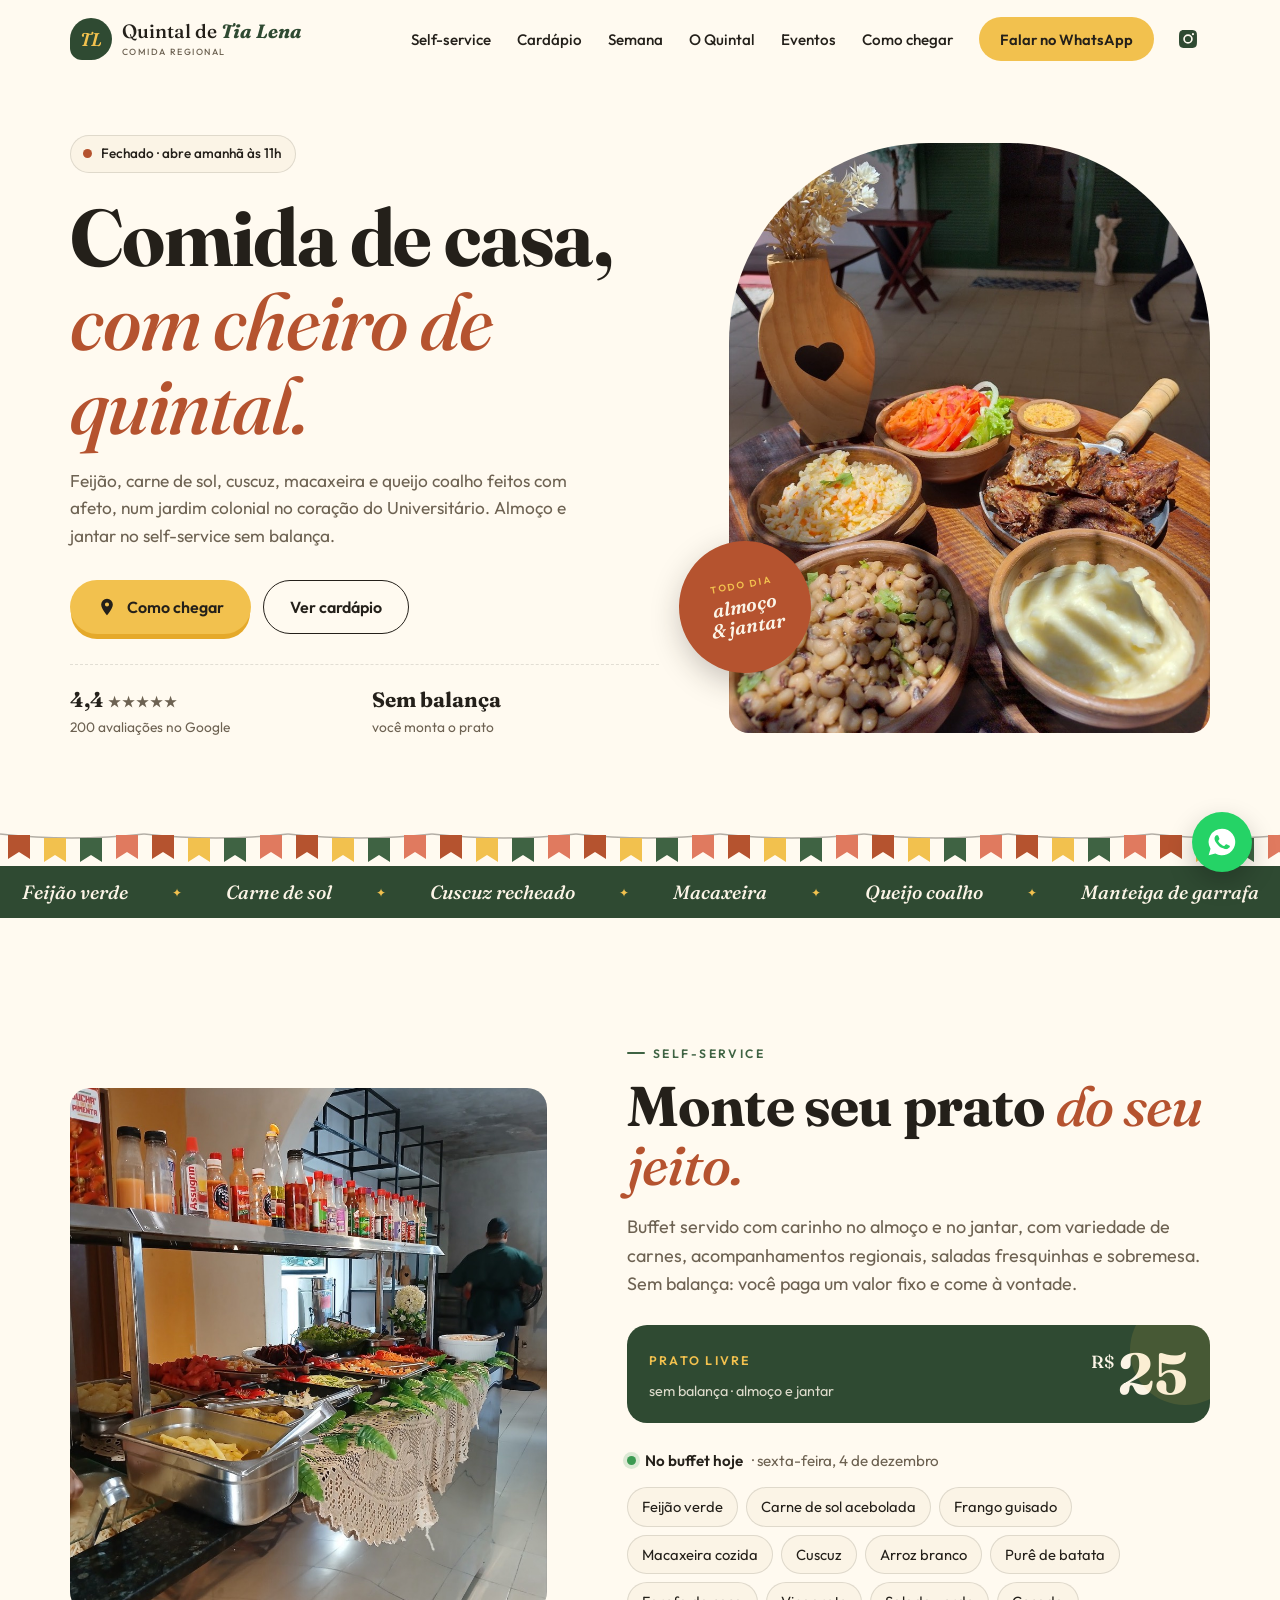
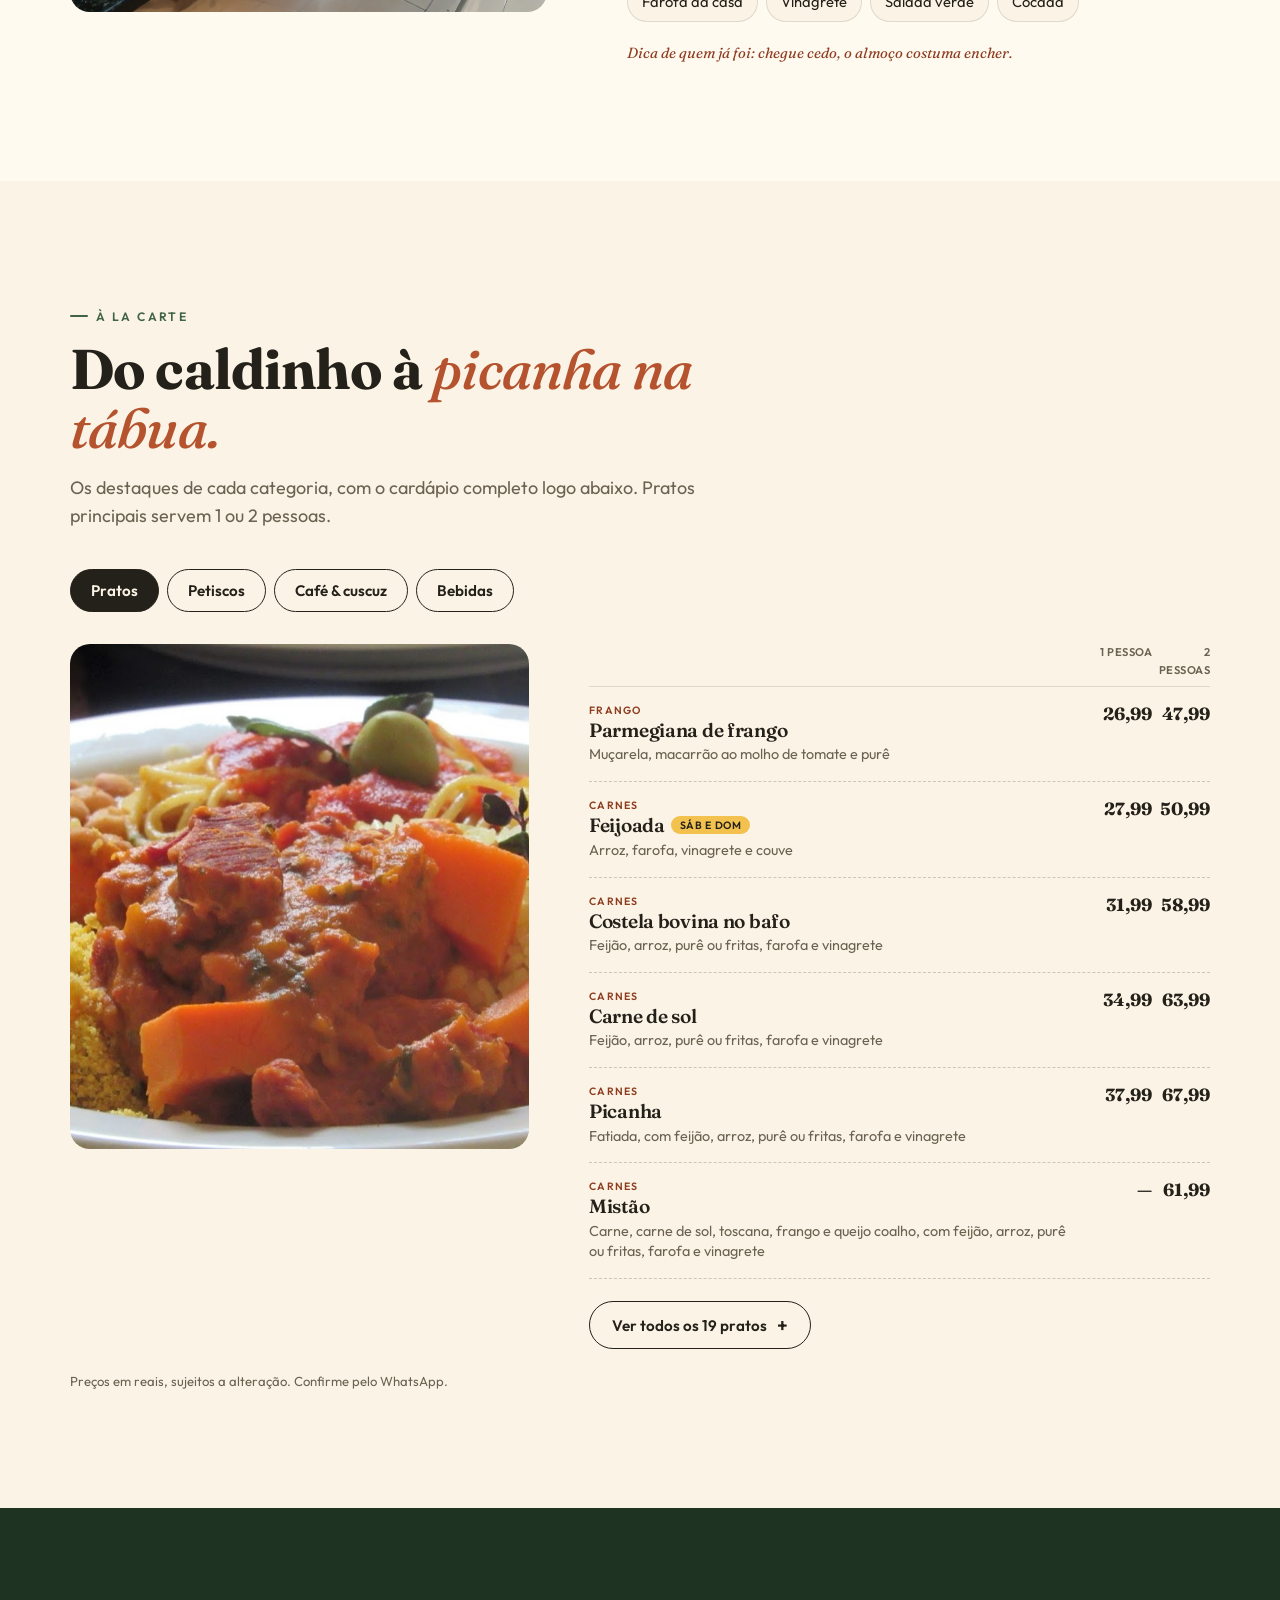
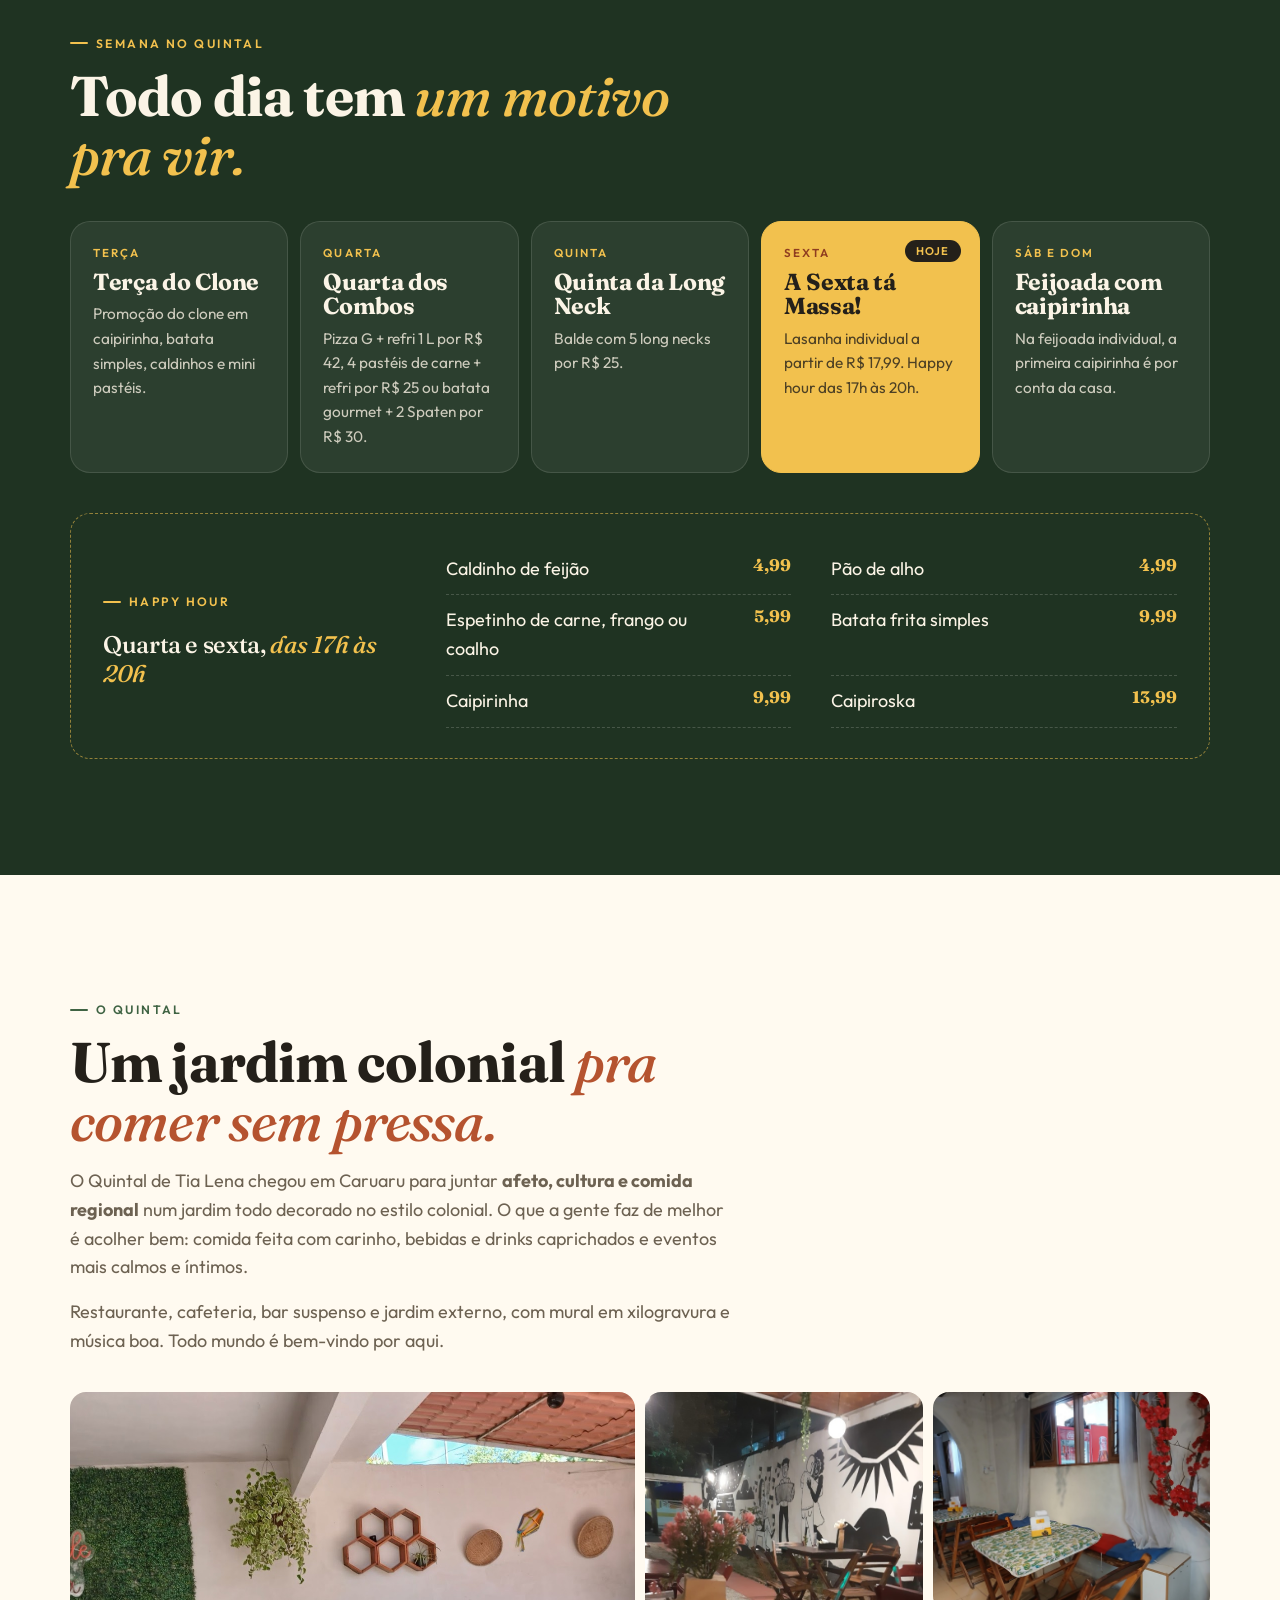
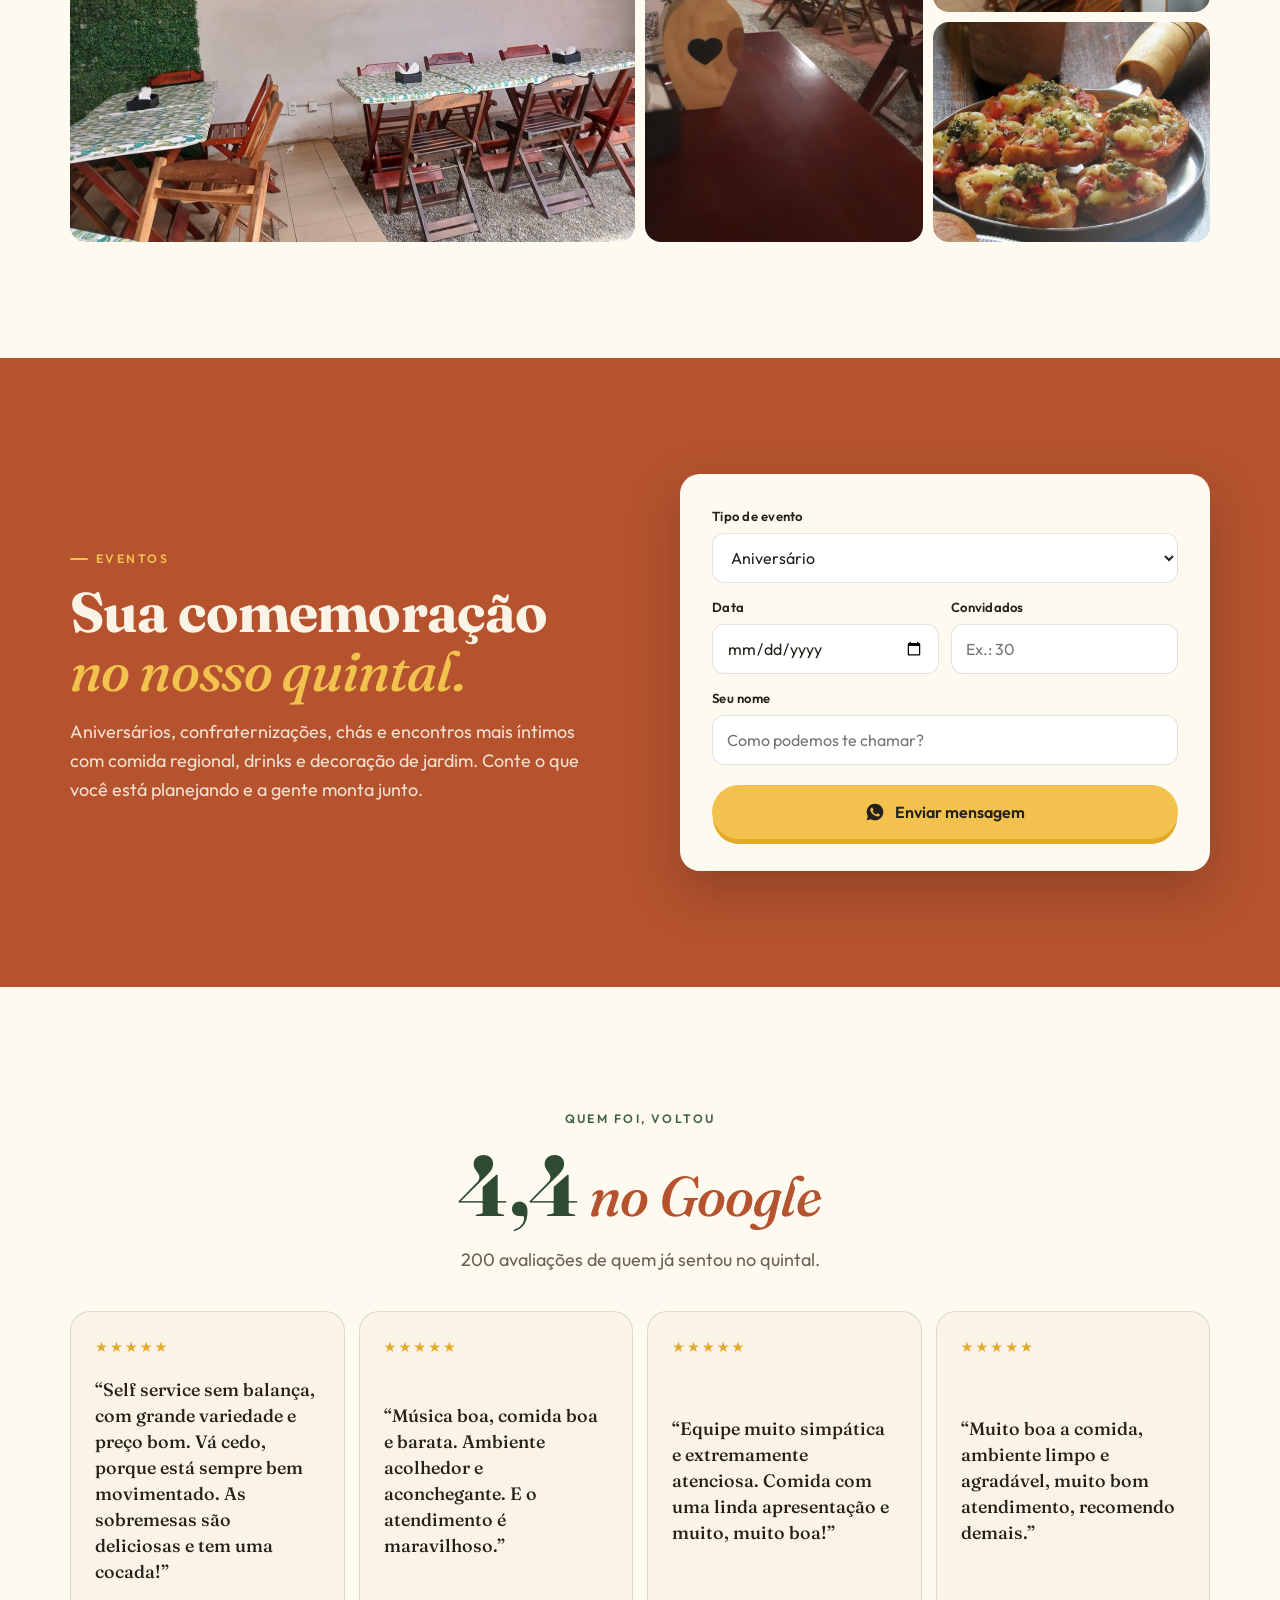
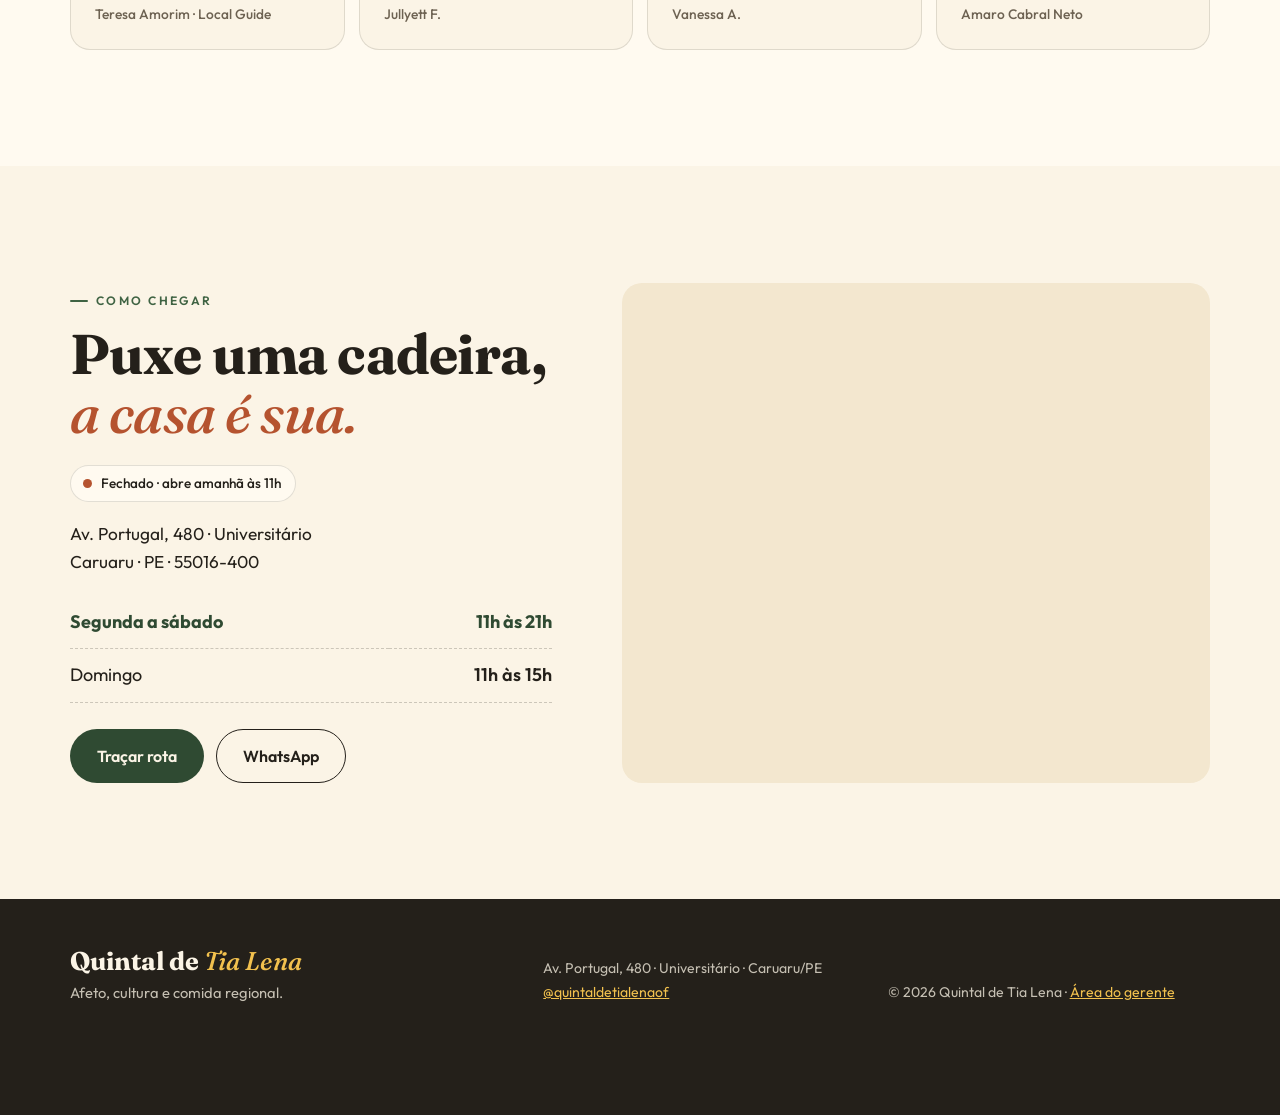
<file: index.html>
<!doctype html>
<html lang="pt-BR">
<head>
<meta charset="utf-8">
<meta name="viewport" content="width=device-width, initial-scale=1">
<title>Quintal de Tia Lena | Comida Regional em Caruaru</title>
<meta name="description" content="Quintal de Tia Lena, comida regional e caseira em Caruaru. Self-service sem balança no almoço e jantar, petiscos, drinks e espaço para eventos no Universitário. Av. Portugal, 480.">
<meta name="theme-color" content="#2f4a32">
<link rel="icon" href="data:image/svg+xml,%3Csvg xmlns='http://www.w3.org/2000/svg' viewBox='0 0 64 64'%3E%3Crect width='64' height='64' rx='14' fill='%232f4a32'/%3E%3Ctext x='32' y='44' font-family='Georgia,serif' font-size='30' font-style='italic' fill='%23f2c14e' text-anchor='middle'%3ETL%3C/text%3E%3C/svg%3E">
<link rel="preconnect" href="https://fonts.googleapis.com">
<link rel="preconnect" href="https://fonts.gstatic.com" crossorigin>
<link href="https://fonts.googleapis.com/css2?family=Fraunces:ital,opsz,wght@0,9..144,500;0,9..144,700;1,9..144,500;1,9..144,600&family=Outfit:wght@300;400;500;600&display=swap" rel="stylesheet">
<link rel="stylesheet" href="css/styles.css?v=8">
<script src="js/store.js?v=8" defer></script>
<script src="js/main.js?v=8" defer></script>
</head>
<body>

<div class="aviso" id="aviso" hidden><div class="wrap"><span class="aviso-ico" aria-hidden="true">!</span><p id="avisoTxt"></p></div></div>

<header class="topbar" id="topbar">
  <div class="wrap nav">
    <a href="#" class="logo" aria-label="Quintal de Tia Lena, início">
      <span class="logo-mark" aria-hidden="true">TL</span>
      <span class="logo-text">Quintal de <strong>Tia Lena</strong><small>comida regional</small></span>
    </a>
    <div class="nav-end">
      <a class="ig-link" href="https://www.instagram.com/quintaldetialenaof/" target="_blank" rel="noopener" aria-label="Instagram do Quintal de Tia Lena">
        <svg viewBox="0 0 24 24" aria-hidden="true"><path d="M12 2.2c3.2 0 3.6 0 4.8.1 1.2.1 1.8.2 2.2.4.6.2 1 .5 1.4.9.4.4.7.8.9 1.4.2.4.4 1.1.4 2.2.1 1.3.1 1.6.1 4.8s0 3.6-.1 4.8c-.1 1.2-.2 1.8-.4 2.2-.2.6-.5 1-.9 1.4-.4.4-.8.7-1.4.9-.4.2-1.1.4-2.2.4-1.3.1-1.6.1-4.8.1s-3.6 0-4.8-.1c-1.2-.1-1.8-.2-2.2-.4-.6-.2-1-.5-1.4-.9-.4-.4-.7-.8-.9-1.4-.2-.4-.4-1.1-.4-2.2C2.2 15.6 2.2 15.2 2.2 12s0-3.6.1-4.8c.1-1.2.2-1.8.4-2.2.2-.6.5-1 .9-1.4.4-.4.8-.7 1.4-.9.4-.2 1.1-.4 2.2-.4 1.2-.1 1.6-.1 4.8-.1Zm0 4.6a5.2 5.2 0 1 0 0 10.4 5.2 5.2 0 0 0 0-10.4Zm0 8.6a3.4 3.4 0 1 1 0-6.8 3.4 3.4 0 0 1 0 6.8Zm5.4-9.9a1.2 1.2 0 1 0 0 2.4 1.2 1.2 0 0 0 0-2.4Z"/></svg>
      </a>
      <button class="menu-btn" id="menuBtn" aria-expanded="false" aria-controls="menu" aria-label="Abrir menu"><span></span><span></span></button>
      <nav class="menu" id="menu" aria-label="Principal">
        <ul>
          <li><a href="#self-service">Self-service</a></li>
          <li><a href="#cardapio">Cardápio</a></li>
          <li><a href="#semana">Semana</a></li>
          <li><a href="#quintal">O Quintal</a></li>
          <li><a href="#eventos">Eventos</a></li>
          <li><a href="#visite">Como chegar</a></li>
        </ul>
        <a class="btn btn-sun" data-wa="Olá, Tia Lena! Vim pelo site e queria uma informação." href="#" target="_blank" rel="noopener">Falar no WhatsApp</a>
      </nav>
    </div>
  </div>
</header>

<main>
  <!-- HERO -->
  <section class="hero">
    <div class="wrap hero-grid">
      <div class="hero-copy">
        <p class="status" id="statusHero"><span class="dot"></span><span class="status-txt">Av. Portugal, 480 · Universitário</span></p>
        <h1>Comida de casa, <em>com cheiro de quintal.</em></h1>
        <p class="lead">Feijão, carne de sol, cuscuz, macaxeira e queijo coalho feitos com afeto, num jardim colonial no coração do Universitário. Almoço e jantar no self-service sem balança.</p>
        <div class="hero-ctas">
          <a class="btn btn-sun" href="#visite">
            <svg class="ico" viewBox="0 0 24 24" aria-hidden="true"><path d="M12 2a7 7 0 0 0-7 7c0 5.2 7 13 7 13s7-7.8 7-13a7 7 0 0 0-7-7Zm0 9.5A2.5 2.5 0 1 1 12 6.5a2.5 2.5 0 0 1 0 5Z"/></svg>
            Como chegar
          </a>
          <a class="btn btn-line" href="#cardapio">Ver cardápio</a>
        </div>
        <ul class="hero-proof">
          <li><strong>4,4 <span class="stars" aria-hidden="true">★★★★★</span></strong><span>200 avaliações no Google</span></li>
          <li><strong>Sem balança</strong><span>você monta o prato</span></li>
        </ul>
      </div>
      <figure class="hero-media">
        <img src="img/mesa-regional.jpg" alt="Mesa com cumbucas de feijão verde, purê, arroz, vinagrete e carne assada em tábua de madeira" width="901" height="1200" fetchpriority="high">
        <figcaption class="sticker"><span>todo dia</span>almoço<br>&amp; jantar</figcaption>
      </figure>
    </div>
  </section>

  <!-- Bandeirinhas + faixa de ingredientes -->
  <div class="flags" aria-hidden="true"></div>
  <div class="ticker" aria-hidden="true">
    <div class="ticker-track">
      <span>Feijão verde</span><span>Carne de sol</span><span>Cuscuz recheado</span><span>Macaxeira</span><span>Queijo coalho</span><span>Manteiga de garrafa</span><span>Caldinho</span><span>Feijoada de domingo</span><span>Cocada</span>
      <span>Feijão verde</span><span>Carne de sol</span><span>Cuscuz recheado</span><span>Macaxeira</span><span>Queijo coalho</span><span>Manteiga de garrafa</span><span>Caldinho</span><span>Feijoada de domingo</span><span>Cocada</span>
    </div>
  </div>

  <!-- SELF-SERVICE -->
  <section class="section" id="self-service">
    <div class="wrap ss-grid">
      <figure class="ss-media">
        <img src="img/buffet.jpg" alt="Buffet do self-service com cubas de comida caseira e toalha de crochê" width="900" height="1200" loading="lazy">
      </figure>
      <div class="ss-copy">
        <p class="eyebrow">Self-service</p>
        <h2>Monte seu prato <em>do seu jeito.</em></h2>
        <p class="muted">Buffet servido com carinho no almoço e no jantar, com variedade de carnes, acompanhamentos regionais, saladas fresquinhas e sobremesa. Sem balança: você paga um valor fixo e come à vontade.</p>
        <div class="price-card">
          <span class="price-label">Prato livre</span>
          <span class="price"><small>R$</small><span id="preco">25</span></span>
          <span class="price-note">sem balança · almoço e jantar</span>
        </div>
        <div class="today">
          <p class="today-head"><span class="today-dot" aria-hidden="true"></span>No buffet hoje <span class="today-date" id="hojeData"></span></p>
          <ul class="chips" id="buffetHoje"></ul>
        </div>
        <p class="tip">Dica de quem já foi: chegue cedo, o almoço costuma encher.</p>
      </div>
    </div>
  </section>

  <!-- CARDÁPIO -->
  <section class="section section-cream" id="cardapio">
    <div class="wrap">
      <header class="sec-head">
        <p class="eyebrow">À la carte</p>
        <h2>Do caldinho à <em>picanha na tábua.</em></h2>
        <p class="muted">Os destaques de cada categoria, com o cardápio completo logo abaixo. Pratos principais servem 1 ou 2 pessoas.</p>
      </header>

      <div class="tabs" role="tablist" aria-label="Categorias do cardápio">
        <button role="tab" aria-selected="true" aria-controls="tab-pratos" id="t-pratos" class="tab">Pratos</button>
        <button role="tab" aria-selected="false" aria-controls="tab-petiscos" id="t-petiscos" class="tab" tabindex="-1">Petiscos</button>
        <button role="tab" aria-selected="false" aria-controls="tab-brunch" id="t-brunch" class="tab" tabindex="-1">Café &amp; cuscuz</button>
        <button role="tab" aria-selected="false" aria-controls="tab-drinks" id="t-drinks" class="tab" tabindex="-1">Bebidas</button>
      </div>

      <div class="menu-wrap">
        <figure class="menu-photo" id="menuPhoto">
          <img src="img/prato-feito.jpg" alt="Prato com feijão, arroz, farofa, purê e carne ao molho" width="1200" height="675" loading="lazy">
        </figure>

        <div class="panel" role="tabpanel" id="tab-pratos" aria-labelledby="t-pratos" data-img="img/prato-feito.jpg" data-alt="Prato com feijão, arroz, farofa, purê e carne ao molho">
        </div>

        <div class="panel" role="tabpanel" id="tab-petiscos" aria-labelledby="t-petiscos" data-img="img/petiscos.jpg" data-alt="Tábua de espetinhos com vinagrete, farofa e molho ao lado de macaxeira frita com creme e bacon" hidden>
        </div>

        <div class="panel" role="tabpanel" id="tab-brunch" aria-labelledby="t-brunch" data-img="img/croissant.jpg" data-alt="Croissant recheado servido em prato de louça azul" hidden>
        </div>

        <div class="panel" role="tabpanel" id="tab-drinks" aria-labelledby="t-drinks" data-img="img/mural-noite.jpg" data-alt="Varanda à noite com mesas de madeira e mural em estilo xilogravura" hidden>
        </div>
      </div>
      <p class="fine">Preços em reais, sujeitos a alteração. Confirme pelo WhatsApp.</p>
    </div>
  </section>

  <!-- SEMANA -->
  <section class="section section-green" id="semana">
    <div class="wrap">
      <header class="sec-head">
        <p class="eyebrow eyebrow-sun">Semana no Quintal</p>
        <h2>Todo dia tem <em>um motivo pra vir.</em></h2>
      </header>
      <ol class="week" id="week"></ol>

      <div class="hh">
        <div class="hh-head">
          <p class="eyebrow eyebrow-sun">Happy hour</p>
          <h3>Quarta e sexta, <em>das 17h às 20h</em></h3>
        </div>
        <ul class="hh-list">
          <li><span>Caldinho de feijão</span><b>4,99</b></li>
          <li><span>Pão de alho</span><b>4,99</b></li>
          <li><span>Espetinho de carne, frango ou coalho</span><b>5,99</b></li>
          <li><span>Batata frita simples</span><b>9,99</b></li>
          <li><span>Caipirinha</span><b>9,99</b></li>
          <li><span>Caipiroska</span><b>13,99</b></li>
        </ul>
      </div>
    </div>
  </section>

  <!-- O QUINTAL -->
  <section class="section" id="quintal">
    <div class="wrap">
      <header class="sec-head">
        <p class="eyebrow">O Quintal</p>
        <h2>Um jardim colonial <em>pra comer sem pressa.</em></h2>
        <p class="muted">O Quintal de Tia Lena chegou em Caruaru para juntar <strong>afeto, cultura e comida regional</strong> num jardim todo decorado no estilo colonial. O que a gente faz de melhor é acolher bem: comida feita com carinho, bebidas e drinks caprichados e eventos mais calmos e íntimos.</p>
        <p class="muted">Restaurante, cafeteria, bar suspenso e jardim externo, com mural em xilogravura e música boa. Todo mundo é bem-vindo por aqui.</p>
      </header>
      <div class="gallery">
        <figure class="g-a"><img src="img/jardim.jpg" alt="Varanda com parede de folhagem, mesas com toalhas estampadas e cadeiras de madeira" width="1200" height="900" loading="lazy"></figure>
        <figure class="g-b"><img src="img/mural-noite.jpg" alt="Varanda à noite com mural preto e branco de sanfoneiros e mandacaru" width="675" height="1200" loading="lazy"></figure>
        <figure class="g-c"><img src="img/salao.jpg" alt="Salão interno com arcos brancos, flores vermelhas e mesas de madeira" width="1200" height="900" loading="lazy"></figure>
        <figure class="g-d"><img src="img/brusquetas.jpg" alt="Brusquetas com tomate, queijo gratinado e pesto em travessa" width="1200" height="788" loading="lazy"></figure>
        <figure class="g-e"><img src="img/cartola.jpg" alt="Sobremesa com calda de chocolate e cereja" width="1200" height="675" loading="lazy"></figure>
      </div>
    </div>
  </section>

  <!-- EVENTOS -->
  <section class="section section-clay" id="eventos">
    <div class="wrap ev-grid">
      <div>
        <p class="eyebrow eyebrow-sun">Eventos</p>
        <h2>Sua comemoração <em>no nosso quintal.</em></h2>
        <p class="ev-lead">Aniversários, confraternizações, chás e encontros mais íntimos com comida regional, drinks e decoração de jardim. Conte o que você está planejando e a gente monta junto.</p>
      </div>
      <form class="ev-form" id="evForm" novalidate>
        <label>Tipo de evento
          <select name="tipo">
            <option>Aniversário</option>
            <option>Confraternização</option>
            <option>Chá de bebê / revelação</option>
            <option>Encontro de família</option>
            <option>Outro</option>
          </select>
        </label>
        <div class="row2">
          <label>Data
            <input type="date" name="data">
          </label>
          <label>Convidados
            <input type="number" name="pessoas" min="1" inputmode="numeric" placeholder="Ex.: 30">
          </label>
        </div>
        <label>Seu nome
          <input type="text" name="nome" autocomplete="name" placeholder="Como podemos te chamar?">
        </label>
        <button class="btn btn-sun" type="submit">
          <svg class="ico" viewBox="0 0 24 24" aria-hidden="true"><path d="M12 2a10 10 0 0 0-8.6 15.1L2 22l5-1.3A10 10 0 1 0 12 2Zm5.3 14.1c-.2.6-1.3 1.2-1.8 1.2-.5.1-1 .1-3.3-.8-2.8-1.1-4.5-4-4.7-4.2-.1-.2-1.1-1.5-1.1-2.8s.7-2 1-2.3c.2-.3.5-.3.7-.3h.5c.2 0 .4 0 .6.5l.8 2c.1.2.1.3 0 .5l-.3.5-.4.4c-.1.1-.3.3-.1.6.2.3.8 1.3 1.7 2.1 1.2 1 2.1 1.3 2.4 1.5.3.1.5.1.6-.1l.9-1.1c.2-.3.4-.2.6-.1l1.9.9c.3.1.5.2.5.3.1.2.1.7-.1 1.2Z"/></svg>
          Enviar mensagem
        </button>
      </form>
    </div>
  </section>

  <!-- AVALIAÇÕES -->
  <section class="section" id="avaliacoes">
    <div class="wrap">
      <header class="sec-head center">
        <p class="eyebrow">Quem foi, voltou</p>
        <h2><span class="big-score">4,4</span> <em>no Google</em></h2>
        <p class="muted">200 avaliações de quem já sentou no quintal.</p>
      </header>
      <div class="reviews">
        <blockquote><p>“Self service sem balança, com grande variedade e preço bom. Vá cedo, porque está sempre bem movimentado. As sobremesas são deliciosas e tem uma cocada!”</p><cite>Teresa Amorim · Local Guide</cite></blockquote>
        <blockquote><p>“Música boa, comida boa e barata. Ambiente acolhedor e aconchegante. E o atendimento é maravilhoso.”</p><cite>Jullyett F.</cite></blockquote>
        <blockquote><p>“Equipe muito simpática e extremamente atenciosa. Comida com uma linda apresentação e muito, muito boa!”</p><cite>Vanessa A.</cite></blockquote>
        <blockquote><p>“Muito boa a comida, ambiente limpo e agradável, muito bom atendimento, recomendo demais.”</p><cite>Amaro Cabral Neto</cite></blockquote>
      </div>
    </div>
  </section>

  <!-- VISITE -->
  <section class="section section-cream" id="visite">
    <div class="wrap visit-grid">
      <div class="visit-info">
        <p class="eyebrow">Como chegar</p>
        <h2>Puxe uma cadeira, <em>a casa é sua.</em></h2>
        <p class="status status-dark" id="statusVisit"><span class="dot"></span><span class="status-txt">Confira os horários</span></p>
        <address>Av. Portugal, 480 · Universitário<br>Caruaru · PE · 55016-400</address>
        <table class="hours" id="hours">
          <tr data-days="1,2,3,4,5,6"><th>Segunda a sábado</th><td>11h às 21h</td></tr>
          <tr data-days="0"><th>Domingo</th><td>11h às 15h</td></tr>
        </table>
        <div class="visit-ctas">
          <a class="btn btn-green" href="https://www.google.com/maps/dir/?api=1&destination=Quintal+de+Tia+Lena+-+Comida+Regional&destination_place_id=ChIJdznDdjiLqQcRtbH6gX1NOOU" target="_blank" rel="noopener">Traçar rota</a>
          <a class="btn btn-line" data-wa="Olá, Tia Lena! Vim pelo site e queria uma informação." href="#" target="_blank" rel="noopener">WhatsApp</a>
        </div>
      </div>
      <div class="map">
        <iframe title="Mapa do Quintal de Tia Lena" src="https://www.google.com/maps?q=Quintal+de+Tia+Lena+-+Comida+Regional,+Av.+Portugal,+480+-+Universit%C3%A1rio,+Caruaru+-+PE&output=embed" loading="lazy" referrerpolicy="no-referrer-when-downgrade"></iframe>
      </div>
    </div>
  </section>
</main>

<footer class="footer">
  <div class="wrap foot">
    <div>
      <p class="foot-logo">Quintal de <em>Tia Lena</em></p>
      <p class="foot-tag">Afeto, cultura e comida regional.</p>
    </div>
    <p class="foot-small">Av. Portugal, 480 · Universitário · Caruaru/PE<br>
      <a href="https://www.instagram.com/quintaldetialenaof/" target="_blank" rel="noopener">@quintaldetialenaof</a></p>
    <p class="foot-small">© <span id="year">2026</span> Quintal de Tia Lena · <a href="gerente/">Área do gerente</a></p>
  </div>
</footer>

<a class="wa-float" data-wa="Olá, Tia Lena! Vim pelo site e queria uma informação." href="#" target="_blank" rel="noopener" aria-label="Falar no WhatsApp">
  <svg viewBox="0 0 24 24" aria-hidden="true"><path d="M12 2a10 10 0 0 0-8.6 15.1L2 22l5-1.3A10 10 0 1 0 12 2Zm5.3 14.1c-.2.6-1.3 1.2-1.8 1.2-.5.1-1 .1-3.3-.8-2.8-1.1-4.5-4-4.7-4.2-.1-.2-1.1-1.5-1.1-2.8s.7-2 1-2.3c.2-.3.5-.3.7-.3h.5c.2 0 .4 0 .6.5l.8 2c.1.2.1.3 0 .5l-.3.5-.4.4c-.1.1-.3.3-.1.6.2.3.8 1.3 1.7 2.1 1.2 1 2.1 1.3 2.4 1.5.3.1.5.1.6-.1l.9-1.1c.2-.3.4-.2.6-.1l1.9.9c.3.1.5.2.5.3.1.2.1.7-.1 1.2Z"/></svg>
</a>

</body>
</html>
</file>
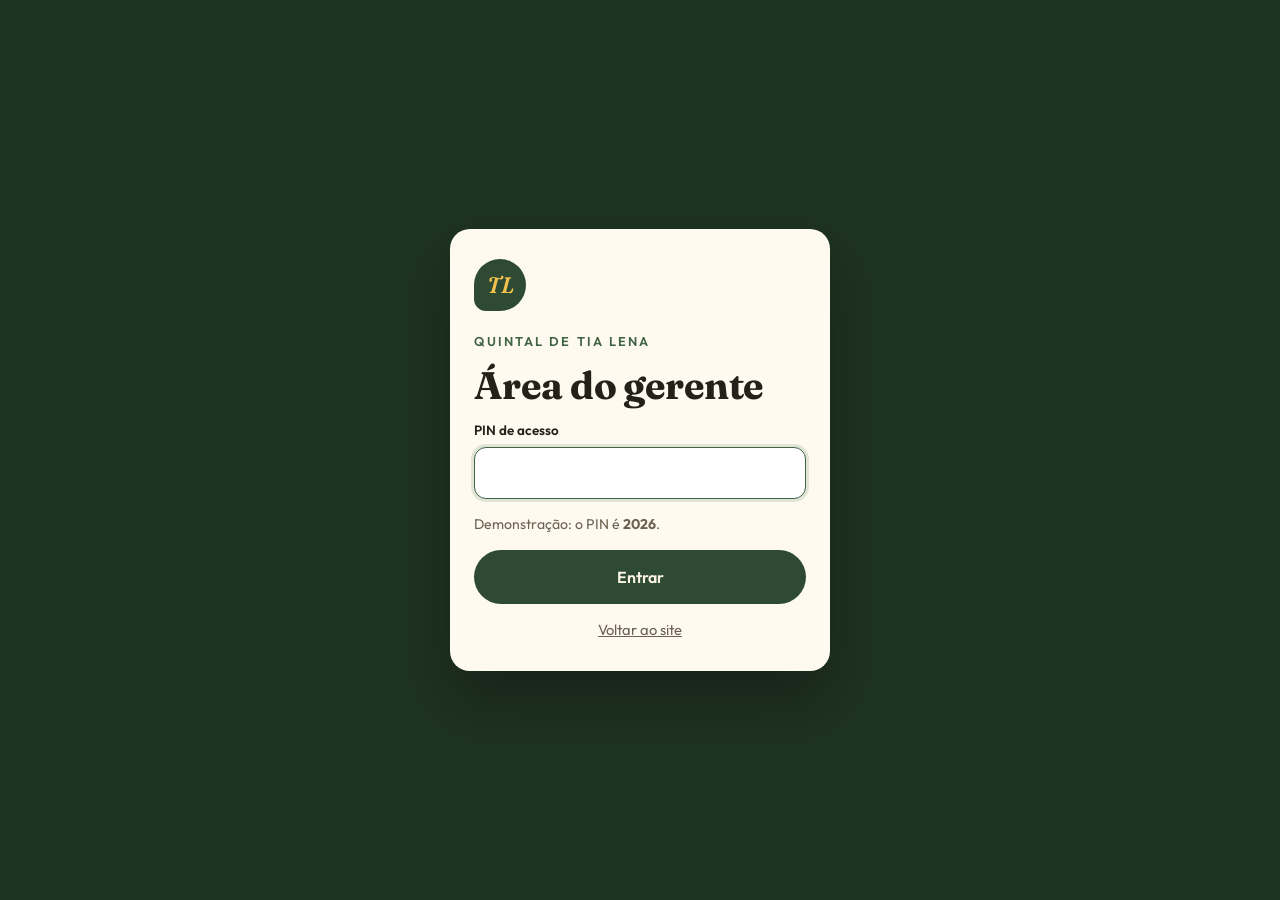
<file: gerente/index.html>
<!doctype html>
<html lang="pt-BR">
<head>
<meta charset="utf-8">
<meta name="viewport" content="width=device-width, initial-scale=1, viewport-fit=cover">
<title>Área do gerente | Quintal de Tia Lena</title>
<meta name="robots" content="noindex">
<meta name="theme-color" content="#1f3322">
<link rel="icon" href="data:image/svg+xml,%3Csvg xmlns='http://www.w3.org/2000/svg' viewBox='0 0 64 64'%3E%3Crect width='64' height='64' rx='14' fill='%232f4a32'/%3E%3Ctext x='32' y='44' font-family='Georgia,serif' font-size='30' font-style='italic' fill='%23f2c14e' text-anchor='middle'%3ETL%3C/text%3E%3C/svg%3E">
<link rel="preconnect" href="https://fonts.googleapis.com">
<link rel="preconnect" href="https://fonts.gstatic.com" crossorigin>
<link href="https://fonts.googleapis.com/css2?family=Fraunces:ital,opsz,wght@0,9..144,500;0,9..144,700;1,9..144,500;1,9..144,600&family=Outfit:wght@300;400;500;600&display=swap" rel="stylesheet">
<link rel="stylesheet" href="../css/styles.css?v=8">
<link rel="stylesheet" href="css/painel.css?v=8">
<script src="../js/store.js?v=8" defer></script>
<script src="js/painel.js?v=8" defer></script>
</head>
<body class="painel">

<!-- Entrada com PIN -->
<main class="login" id="login">
  <form class="login-card" id="loginForm" novalidate>
    <span class="logo-mark" aria-hidden="true">TL</span>
    <p class="login-brand">Quintal de Tia Lena</p>
    <h1>Área do gerente</h1>
    <label class="field">PIN de acesso
      <input id="pin" type="password" inputmode="numeric" autocomplete="current-password" maxlength="8" required>
    </label>
    <p class="help">Demonstração: o PIN é <b>2026</b>.</p>
    <p class="error" id="pinErro" role="alert" hidden></p>
    <button class="btn btn-green" type="submit">Entrar</button>
    <a class="back" href="../">Voltar ao site</a>
  </form>
</main>

<!-- Painel -->
<div class="app" id="app" hidden>
  <header class="app-top">
    <p class="app-brand">Quintal de <em>Tia Lena</em></p>
    <div class="app-actions">
      <a class="mini-btn" href="../" target="_blank" rel="noopener">Ver site</a>
      <button class="mini-btn" type="button" id="sair">Sair</button>
    </div>
  </header>

  <main class="app-main">
    <!-- HOJE -->
    <section class="view" id="v-hoje" aria-labelledby="h-hoje">
      <header class="view-head">
        <h1 id="h-hoje"><span id="saudacao">Bom dia</span>, Tia Lena!</h1>
        <p class="view-sub" id="dataHoje"></p>
      </header>

      <div class="stats">
        <button class="stat" type="button" data-go="hoje" id="statStatus"><span class="stat-dot"></span><b id="sStatus">—</b><span id="sStatusSub">situação no site</span></button>
        <button class="stat" type="button" data-go="buffet"><b id="sPratos">0</b><span>pratos no buffet hoje</span></button>
        <button class="stat" type="button" data-go="eventos"><b id="sNovos">0</b><span>pedidos de evento novos</span></button>
        <button class="stat" type="button" data-go="buffet"><b>R$ <span id="sPreco">25</span></b><span>prato livre</span></button>
      </div>

      <article class="card">
        <h2>Funcionamento hoje</h2>
        <p class="card-sub">Fechou por algum motivo? Avise aqui e o site já mostra "Fechado hoje".</p>
        <div class="seg" role="radiogroup" aria-label="Funcionamento hoje">
          <button type="button" role="radio" data-status="auto" aria-checked="true">Seguir horário</button>
          <button type="button" role="radio" data-status="fechado" aria-checked="false">Fechado hoje</button>
        </div>
      </article>

      <article class="card">
        <h2>Aviso no topo do site</h2>
        <p class="card-sub">Ex.: "Hoje tem feijoada no buffet!" ou "Amanhã abrimos só no almoço".</p>
        <textarea id="aviso" rows="3" maxlength="140" placeholder="Escreva um aviso curto…"></textarea>
        <div class="row-end">
          <span class="count" id="avisoCount">0/140</span>
          <button class="btn-s ghost" type="button" id="avisoLimpar">Tirar aviso</button>
          <button class="btn-s solid" type="button" id="avisoSalvar">Publicar</button>
        </div>
      </article>

      <article class="card">
        <div class="card-row">
          <h2>Últimos pedidos de evento</h2>
          <button class="link-btn" type="button" data-go="eventos">Ver todos →</button>
        </div>
        <ol class="ev-list compact" id="evResumo"></ol>
      </article>
    </section>

    <!-- BUFFET -->
    <section class="view" id="v-buffet" aria-labelledby="h-buffet" hidden>
      <header class="view-head">
        <h1 id="h-buffet">Buffet do dia</h1>
        <p class="view-sub">Marque o que está no self-service hoje. A lista aparece no site na hora.</p>
      </header>

      <article class="card price-edit">
        <h2>Preço do prato livre</h2>
        <div class="stepper">
          <button type="button" id="precoMenos" aria-label="Diminuir R$ 1">−</button>
          <label class="stepper-val">R$ <input id="preco" type="number" min="1" step="0.5" inputmode="decimal" aria-label="Preço em reais"></label>
          <button type="button" id="precoMais" aria-label="Aumentar R$ 1">+</button>
        </div>
      </article>

      <article class="card">
        <div class="card-row">
          <h2>Pratos <span class="pill" id="buffetCount">0</span></h2>
          <button class="link-btn" type="button" id="copiar">Copiar p/ WhatsApp</button>
        </div>
        <ul class="dishes" id="dishes"></ul>
        <form class="add" id="addForm">
          <input id="addNome" type="text" placeholder="Adicionar prato (ex.: Galinha de capoeira)" maxlength="40" autocomplete="off" aria-label="Nome do prato">
          <button class="btn-s solid" type="submit">Adicionar</button>
        </form>
      </article>
    </section>

    <!-- CARDÁPIO -->
    <section class="view" id="v-cardapio" aria-labelledby="h-cardapio" hidden>
      <header class="view-head">
        <h1 id="h-cardapio">Cardápio</h1>
        <p class="view-sub">Mude preços, marque o que acabou e escolha com a ★ os destaques que aparecem primeiro no site.</p>
      </header>

      <div class="filters" role="tablist" aria-label="Categoria do cardápio" id="catFiltros">
        <button type="button" role="tab" aria-selected="true" data-cat="pratos">Pratos <span></span></button>
        <button type="button" role="tab" aria-selected="false" data-cat="petiscos">Petiscos <span></span></button>
        <button type="button" role="tab" aria-selected="false" data-cat="brunch">Café &amp; cuscuz <span></span></button>
        <button type="button" role="tab" aria-selected="false" data-cat="drinks">Bebidas <span></span></button>
      </div>
      <p class="cat-resumo" id="catResumo"></p>
      <div class="cat-secoes" id="catSecoes"></div>
    </section>

    <!-- EVENTOS -->
    <section class="view" id="v-eventos" aria-labelledby="h-eventos" hidden>
      <header class="view-head view-head-row">
        <div>
          <h1 id="h-eventos">Eventos</h1>
          <p class="view-sub">Pedidos de orçamento do site e os que chegaram por telefone.</p>
        </div>
        <button class="btn-s solid" type="button" id="novoEvento">+ Novo pedido</button>
      </header>

      <div class="filters" role="tablist" aria-label="Filtrar pedidos" id="filtros">
        <button type="button" role="tab" aria-selected="true" data-f="todos">Todos <span></span></button>
        <button type="button" role="tab" aria-selected="false" data-f="novo">Novos <span></span></button>
        <button type="button" role="tab" aria-selected="false" data-f="orcado">Orçados <span></span></button>
        <button type="button" role="tab" aria-selected="false" data-f="fechado">Fechados <span></span></button>
      </div>
      <p class="empty" id="evVazio" hidden>Nenhum pedido aqui.</p>
      <ol class="ev-list" id="evLista"></ol>
    </section>

    <!-- PROMOÇÕES -->
    <section class="view" id="v-promos" aria-labelledby="h-promos" hidden>
      <header class="view-head">
        <h1 id="h-promos">Promoções da semana</h1>
        <p class="view-sub">Mude o texto de cada dia. O site destaca automaticamente a promoção de hoje.</p>
      </header>
      <form id="promoForm" class="promo-form"></form>
    </section>

    <p class="reset"><button class="link-btn" type="button" id="resetar">Restaurar dados de exemplo</button></p>
  </main>

  <nav class="tabbar" aria-label="Seções do painel">
    <button type="button" data-view="hoje" aria-current="page">
      <svg viewBox="0 0 24 24" aria-hidden="true"><path d="M3 10.5 12 3l9 7.5V20a1 1 0 0 1-1 1h-5v-6H9v6H4a1 1 0 0 1-1-1z"/></svg>Hoje</button>
    <button type="button" data-view="buffet">
      <svg viewBox="0 0 24 24" aria-hidden="true"><path d="M3 14h18M5 14a7 7 0 0 1 14 0M12 5v2M2 18h20"/></svg>Buffet</button>
    <button type="button" data-view="cardapio">
      <svg viewBox="0 0 24 24" aria-hidden="true"><path d="M5 3h11a3 3 0 0 1 3 3v15H8a3 3 0 0 1-3-3zM5 18a3 3 0 0 1 3-3h11M9 7h6M9 11h4"/></svg>Cardápio</button>
    <button type="button" data-view="eventos">
      <svg viewBox="0 0 24 24" aria-hidden="true"><path d="M4 6h16v14H4zM4 10h16M8 3v4M16 3v4"/></svg>Eventos<span class="badge" id="tabBadge" hidden></span></button>
    <button type="button" data-view="promos">
      <svg viewBox="0 0 24 24" aria-hidden="true"><path d="M20.6 13.4 13.4 20.6a2 2 0 0 1-2.8 0L3 13V3h10l7.6 7.6a2 2 0 0 1 0 2.8zM7.5 7.5h.01"/></svg>Promoções</button>
  </nav>
</div>

<!-- Novo pedido de evento -->
<dialog class="sheet" id="sheet">
  <form id="evForm" class="sheet-form" novalidate>
    <header class="sheet-head">
      <h2>Novo pedido de evento</h2>
      <button class="x" type="button" data-fechar aria-label="Fechar">×</button>
    </header>
    <p class="card-sub">Para pedidos que chegaram por telefone ou no balcão.</p>
    <label class="field">Nome<input name="nome" type="text" required autocomplete="off"></label>
    <label class="field">Tipo
      <select name="tipo">
        <option>Aniversário</option><option>Confraternização</option><option>Chá de bebê / revelação</option><option>Encontro de família</option><option>Outro</option>
      </select>
    </label>
    <div class="row2">
      <label class="field">Data<input name="data" type="date" required></label>
      <label class="field">Convidados<input name="pessoas" type="number" min="1" inputmode="numeric" required></label>
    </div>
    <p class="error" id="evErro" role="alert" hidden></p>
    <button class="btn btn-green" type="submit">Salvar pedido</button>
  </form>
</dialog>

<!-- Item do cardápio -->
<dialog class="sheet" id="itemSheet">
  <form id="itemForm" class="sheet-form" novalidate>
    <header class="sheet-head">
      <h2 id="itemTitulo">Editar item</h2>
      <button class="x" type="button" data-fechar aria-label="Fechar">×</button>
    </header>
    <p class="card-sub" id="itemSecao"></p>
    <label class="field">Nome<input name="nome" type="text" maxlength="60" required autocomplete="off"></label>
    <label class="field">Descrição <small class="opc">opcional</small><input name="desc" type="text" maxlength="120" autocomplete="off"></label>
    <div class="row2" id="itemPrecos"></div>
    <label class="field">Etiqueta <small class="opc">opcional, ex.: sáb e dom, novo</small><input name="tag" type="text" maxlength="16" autocomplete="off"></label>
    <label class="check"><input name="destaque" type="checkbox"> Mostrar nos destaques do site</label>
    <p class="error" id="itemErro" role="alert" hidden></p>
    <button class="btn btn-green" type="submit">Salvar</button>
    <button class="link-btn danger" type="button" id="itemExcluir">Excluir este item</button>
  </form>
</dialog>

<div class="toast" id="toast" role="status" aria-live="polite"></div>

</body>
</html>
</file>
<file: css/styles.css>
/* Quintal de Tia Lena — mobile first */
:root {
  --green: #2f4a32;
  --green-2: #3f6343;
  --green-deep: #1f3322;
  --sun: #f2c14e;
  --sun-2: #e5a92a;
  --clay: #b5532f;
  --clay-deep: #8f3d20;
  --cream: #fbf4e6;
  --paper: #fffaf0;
  --sand: #f3e7cf;
  --ink: #24201a;
  --muted: #6d6252;
  --line: rgba(36, 32, 26, .13);
  --radius: 20px;
  --serif: "Fraunces", Georgia, serif;
  --sans: "Outfit", system-ui, -apple-system, sans-serif;
}

*, *::before, *::after { box-sizing: border-box; }
html { scroll-behavior: smooth; scroll-padding-top: 76px; }
body { margin: 0; font-family: var(--sans); font-weight: 400; font-size: 17px; line-height: 1.6; color: var(--ink); background: var(--paper); -webkit-font-smoothing: antialiased; overflow-x: hidden; }
img { display: block; max-width: 100%; height: auto; }
a { color: inherit; }
h1, h2, h3 { font-family: var(--serif); font-weight: 700; line-height: 1.05; margin: 0; letter-spacing: -.015em; }
h2 { font-size: clamp(2.1rem, 8.5vw, 3.5rem); }
h1 em, h2 em { font-style: italic; font-weight: 500; color: var(--clay); }
p { margin: 0; }
[hidden] { display: none !important; }

.wrap { width: 100%; max-width: 1180px; margin: 0 auto; padding: 0 20px; }
.section { padding: 76px 0; }
.section-cream { background: var(--cream); }
.eyebrow { display: inline-flex; align-items: center; gap: 8px; font-size: .76rem; letter-spacing: .2em; text-transform: uppercase; font-weight: 600; color: var(--green-2); margin-bottom: 14px; }
.eyebrow::before { content: ""; width: 18px; height: 2px; background: currentColor; border-radius: 2px; }
.eyebrow-sun { color: var(--sun); }
.muted { color: var(--muted); }
.sec-head { margin-bottom: 36px; max-width: 660px; }
.sec-head .muted { margin-top: 16px; }
.sec-head.center { text-align: center; margin-inline: auto; }
.sec-head.center .eyebrow::before { display: none; }

/* Aviso do gerente */
.aviso { background: var(--sun); color: var(--ink); font-weight: 500; font-size: .95rem; }
.aviso .wrap { display: flex; align-items: center; gap: 12px; padding-top: 10px; padding-bottom: 10px; }
.aviso-ico { flex: none; display: grid; place-items: center; width: 24px; height: 24px; border-radius: 50%; background: var(--ink); color: var(--sun); font: 700 .85rem var(--serif); }

/* Botões */
.btn { display: inline-flex; align-items: center; justify-content: center; gap: 10px; width: 100%; min-height: 54px; padding: 14px 26px; border-radius: 999px; font: 600 1rem var(--sans); text-decoration: none; border: 1.5px solid transparent; cursor: pointer; transition: transform .2s, background .2s, color .2s, border-color .2s, box-shadow .2s; }
.btn:active { transform: scale(.98); }
.btn-sun { background: var(--sun); color: var(--ink); box-shadow: 0 6px 0 -1px var(--sun-2); }
.btn-green { background: var(--green); color: var(--cream); }
.btn-line { border-color: var(--ink); color: var(--ink); background: transparent; }
.ico { width: 20px; height: 20px; fill: currentColor; flex: none; }

/* Topbar */
.topbar { position: sticky; top: 0; z-index: 50; background: rgba(255, 250, 240, .92); backdrop-filter: blur(12px); -webkit-backdrop-filter: blur(12px); border-bottom: 1px solid transparent; transition: border-color .3s; }
.topbar.is-scrolled { border-color: var(--line); }
.nav { display: flex; align-items: center; justify-content: space-between; height: 68px; }
.logo { display: flex; align-items: center; gap: 10px; text-decoration: none; }
.logo-mark { display: grid; place-items: center; width: 42px; height: 42px; border-radius: 50% 50% 50% 12px; background: var(--green); color: var(--sun); font: italic 600 1.15rem var(--serif); }
.logo-text { font: 500 1.08rem/1.05 var(--serif); }
.logo-text strong { font-weight: 700; font-style: italic; color: var(--green); }
.logo-text small { display: block; font: 500 .56rem var(--sans); letter-spacing: .16em; text-transform: uppercase; color: var(--muted); margin-top: 4px; }
.nav-end { display: flex; align-items: center; gap: 2px; }
.ig-link { width: 44px; height: 44px; display: grid; place-items: center; border-radius: 50%; color: var(--green); }
.ig-link svg { width: 22px; height: 22px; fill: currentColor; }
.menu-btn { width: 44px; height: 44px; display: grid; place-content: center; gap: 6px; background: none; border: 0; cursor: pointer; }
.menu-btn span { width: 24px; height: 2px; background: var(--ink); border-radius: 2px; transition: transform .3s; }
.menu-btn[aria-expanded="true"] span:first-child { transform: translateY(4px) rotate(45deg); }
.menu-btn[aria-expanded="true"] span:last-child { transform: translateY(-4px) rotate(-45deg); }
.menu { position: fixed; inset: 68px 0 auto 0; background: var(--paper); padding: 12px 20px 28px; border-bottom: 1px solid var(--line); transform: translateY(-8px); opacity: 0; visibility: hidden; transition: .25s; }
.menu.is-open { transform: none; opacity: 1; visibility: visible; }
.menu ul { list-style: none; margin: 0 0 18px; padding: 0; }
.menu li a { display: block; padding: 13px 0; border-bottom: 1px solid var(--line); text-decoration: none; font: 600 1.35rem var(--serif); }

/* Hero */
.hero { padding: 28px 0 56px; position: relative; }
.hero-grid { display: grid; gap: 34px; }
.status { display: inline-flex; align-items: center; gap: 9px; padding: 7px 14px 7px 12px; border-radius: 999px; background: var(--cream); border: 1px solid var(--line); font-size: .85rem; font-weight: 500; margin-bottom: 22px; }
.dot { width: 9px; height: 9px; border-radius: 50%; background: #a39a8b; flex: none; }
.is-open .dot { background: #3c9a52; box-shadow: 0 0 0 4px rgba(60, 154, 82, .18); animation: pulse 2s infinite; }
.is-closed .dot { background: var(--clay); }
@keyframes pulse { 50% { box-shadow: 0 0 0 7px rgba(60, 154, 82, 0); } }
.hero h1 { font-size: clamp(2.7rem, 12vw, 5rem); }
.hero h1 em { display: block; }
.lead { margin-top: 20px; font-size: 1.08rem; color: var(--muted); max-width: 540px; }
.hero-ctas { display: grid; gap: 12px; margin-top: 30px; }
.hero-proof { list-style: none; margin: 30px 0 0; padding: 22px 0 0; border-top: 1px dashed var(--line); display: grid; grid-template-columns: 1fr 1fr; gap: 16px; }
.hero-proof strong { display: block; font: 700 1.3rem var(--serif); }
.hero-proof span { font-size: .86rem; color: var(--muted); }
.stars { color: var(--sun-2); font-size: .9rem; letter-spacing: 1px; }
.hero-media { margin: 0; position: relative; }
.hero-media img { width: 100%; aspect-ratio: 4 / 4.6; object-fit: cover; border-radius: 200px 200px var(--radius) var(--radius); }
.sticker { position: absolute; left: -6px; bottom: 26px; width: 112px; height: 112px; border-radius: 50%; background: var(--clay); color: var(--cream); display: grid; place-content: center; text-align: center; font: italic 600 1.05rem/1.05 var(--serif); transform: rotate(-10deg); box-shadow: 0 10px 30px rgba(36, 32, 26, .25); }
.sticker span { display: block; font: 600 .6rem var(--sans); letter-spacing: .18em; text-transform: uppercase; font-style: normal; margin-bottom: 5px; color: var(--sun); }

/* Bandeirinhas de São João */
.flags { height: 36px; position: relative; overflow: hidden;
  background: url("data:image/svg+xml,%3Csvg xmlns='http://www.w3.org/2000/svg' width='144' height='36'%3E%3Cpath d='M0 4 Q72 12 144 4' stroke='%2324201a' stroke-opacity='.35' stroke-width='1.5' fill='none'/%3E%3Cpath d='M8 5 h22 v24 l-11 -7 l-11 7z' fill='%23b5532f'/%3E%3Cpath d='M44 8 h22 v24 l-11 -7 l-11 7z' fill='%23f2c14e'/%3E%3Cpath d='M80 8 h22 v24 l-11 -7 l-11 7z' fill='%233f6343'/%3E%3Cpath d='M116 5 h22 v24 l-11 -7 l-11 7z' fill='%23e07a5f'/%3E%3C/svg%3E") repeat-x 0 0 / 144px 36px; }
.ticker { background: var(--green); color: var(--cream); overflow: hidden; padding: 14px 0; }
.ticker-track { display: flex; width: max-content; animation: ticker 38s linear infinite; }
.ticker span { font: italic 500 1.2rem var(--serif); padding: 0 22px; white-space: nowrap; display: inline-flex; align-items: center; gap: 22px; }
.ticker span::after { content: "✦"; font-style: normal; font-size: .75rem; color: var(--sun); margin-left: 22px; }
@keyframes ticker { to { transform: translateX(-50%); } }

/* Self-service */
.ss-grid { display: grid; gap: 36px; }
.ss-media { margin: 0; }
.ss-media img { width: 100%; aspect-ratio: 4 / 4.4; object-fit: cover; border-radius: var(--radius); }
.ss-copy .muted { margin-top: 18px; }
.price-card { margin-top: 26px; display: grid; grid-template-columns: 1fr auto; align-items: end; gap: 2px 16px; padding: 20px 22px; border-radius: var(--radius); background: var(--green); color: var(--cream); position: relative; overflow: hidden; }
.price-card::after { content: ""; position: absolute; right: -30px; top: -30px; width: 110px; height: 110px; border-radius: 50%; background: var(--sun); opacity: .12; }
.price-label { font-size: .78rem; letter-spacing: .18em; text-transform: uppercase; font-weight: 600; color: var(--sun); }
.price { grid-row: span 2; font: 700 3.6rem/1 var(--serif); }
.price small { font-size: 1.1rem; margin-right: 4px; vertical-align: top; position: relative; top: 8px; font-weight: 500; }
.price-note { font-size: .9rem; opacity: .85; }
.today { margin-top: 26px; }
.today-head { display: flex; align-items: center; gap: 9px; font-weight: 600; font-size: .95rem; flex-wrap: wrap; }
.today-dot { width: 9px; height: 9px; border-radius: 50%; background: #3c9a52; box-shadow: 0 0 0 4px rgba(60, 154, 82, .18); }
.today-date { font-weight: 400; color: var(--muted); }
.chips { list-style: none; margin: 14px 0 0; padding: 0; display: flex; flex-wrap: wrap; gap: 8px; }
.chips li { padding: 7px 14px; border-radius: 999px; background: var(--cream); border: 1px solid var(--line); font-size: .92rem; }
.tip { margin-top: 20px; font-size: .92rem; color: var(--clay-deep); font-style: italic; font-family: var(--serif); }

/* Cardápio */
.tabs { display: flex; gap: 8px; overflow-x: auto; margin: 0 -20px 26px; padding: 2px 20px 6px; scrollbar-width: none; }
.tabs::-webkit-scrollbar { display: none; }
.tab { flex: none; padding: 11px 20px; border-radius: 999px; border: 1.5px solid var(--ink); background: transparent; font: 600 .95rem var(--sans); color: var(--ink); cursor: pointer; transition: background .2s, color .2s; }
.tab[aria-selected="true"] { background: var(--ink); color: var(--cream); }
.menu-wrap { display: grid; gap: 26px; }
.menu-photo { margin: 0; }
.menu-photo img { width: 100%; aspect-ratio: 16 / 10; object-fit: cover; border-radius: var(--radius); transition: opacity .3s; }
.menu-photo.is-swapping img { opacity: 0; }
.items { list-style: none; margin: 0; padding: 0; }
.items li { display: flex; justify-content: space-between; align-items: flex-start; gap: 16px; padding: 16px 0; border-bottom: 1px dashed rgba(36, 32, 26, .22); }
.items h3 { font-size: 1.2rem; font-weight: 600; }
.it-sec { display: block; margin-bottom: 3px; font: 600 .66rem var(--sans); letter-spacing: .12em; text-transform: uppercase; color: var(--clay-deep); }
.items li.is-off h3, .items li.is-off h4, .items li.is-off .p1, .items li.is-off .p2 { color: var(--muted); }
.items li.is-off .p1 b, .items li.is-off .p2 b { text-decoration: line-through; text-decoration-color: rgba(36, 32, 26, .35); }
.tag-off { background: var(--clay); color: var(--cream); }
.p1 b small, .p2 b small { display: block; margin-top: 2px; font: 600 .6rem var(--sans); letter-spacing: .04em; text-transform: uppercase; color: var(--muted); }
.items p { font-size: .9rem; color: var(--muted); margin-top: 4px; line-height: 1.45; }
.tag { display: inline-block; vertical-align: middle; margin-left: 6px; padding: 2px 9px; border-radius: 999px; background: var(--sun); font: 600 .66rem var(--sans); letter-spacing: .06em; text-transform: uppercase; position: relative; top: -2px; }
.p1 b, .p2 b { font: 700 1.1rem var(--serif); white-space: nowrap; }
.p2 { display: grid; grid-template-columns: repeat(2, 58px); text-align: right; }
.p1 { text-align: right; }
.legend { display: grid; grid-template-columns: repeat(2, 58px); justify-content: end; text-align: right; font-size: .7rem; font-weight: 600; letter-spacing: .04em; text-transform: uppercase; color: var(--muted); padding-bottom: 6px; border-bottom: 1px solid var(--line); }
.fine { margin-top: 22px; font-size: .82rem; color: var(--muted); }

/* Cardápio completo: abre embaixo dos destaques e esconde eles enquanto aberto */
.more { margin-top: 22px; }
.more summary { display: inline-flex; align-items: center; gap: 10px; min-height: 48px; padding: 12px 22px; border-radius: 999px; border: 1.5px solid var(--ink); font: 600 .95rem var(--sans); cursor: pointer; list-style: none; transition: background .2s, color .2s; }
.more summary::-webkit-details-marker { display: none; }
.more summary::after { content: "+"; font-size: 1.2rem; line-height: 1; }
.more summary:hover { background: var(--ink); color: var(--cream); }
.more-open, .more[open] .more-closed { display: none; }
.more[open] .more-open { display: inline; }
.more[open] summary::after { content: "−"; }
.panel:has(> .more[open]) > .items,
.panel:has(> .more[open]) > .legend { display: none; }
.panel:has(> .more[open]) > .more { margin-top: 0; }
.sub-head { display: flex; justify-content: space-between; align-items: end; gap: 12px; margin-top: 30px; padding-bottom: 8px; border-bottom: 1.5px solid var(--ink); }
.sub-head h3 { font: 600 .8rem var(--sans); letter-spacing: .14em; text-transform: uppercase; color: var(--clay-deep); }
.sub-head .legend { border: 0; padding: 0; }
.sub-note { margin-top: 8px; font-size: .85rem; color: var(--muted); }
.more .items li { padding: 13px 0; }
.more .items h4 { margin: 0; font: 600 1.05rem/1.25 var(--serif); }
.more .items p { font-size: .86rem; }
.more .p2, .more .legend { grid-template-columns: repeat(2, 64px); }
.more .p1 b, .more .p2 b { font-size: 1rem; }

/* Happy hour */
.hh { margin-top: 40px; padding: 26px 22px; border-radius: var(--radius); border: 1.5px dashed rgba(242, 193, 78, .55); }
.hh h3 { font: 500 1.5rem/1.2 var(--serif); margin-top: 6px; }
.hh h3 em { color: var(--sun); }
.hh-list { list-style: none; margin: 18px 0 0; padding: 0; }
.hh-list li { display: flex; justify-content: space-between; gap: 16px; padding: 11px 0; border-bottom: 1px dashed rgba(255, 250, 240, .18); }
.hh-list b { font: 700 1.05rem var(--serif); color: var(--sun); white-space: nowrap; }

/* Semana */
.section-green { background: var(--green-deep); color: var(--cream); }
.section-green h2 em { color: var(--sun); }
.week { list-style: none; margin: 0; padding: 0; display: grid; gap: 12px; }
.week li { position: relative; padding: 22px 22px 22px; border-radius: var(--radius); background: rgba(255, 250, 240, .06); border: 1px solid rgba(255, 250, 240, .12); }
.week .wd { display: inline-block; font-size: .72rem; letter-spacing: .18em; text-transform: uppercase; font-weight: 600; color: var(--sun); margin-bottom: 8px; }
.week h3 { font-size: 1.45rem; }
.week p { margin-top: 8px; color: rgba(251, 244, 230, .78); font-size: .96rem; }
.week li.is-today { background: var(--sun); color: var(--ink); border-color: var(--sun); }
.week li.is-today .wd { color: var(--clay-deep); }
.week li.is-today p { color: rgba(36, 32, 26, .8); }
.week li.is-today::after { content: "hoje"; position: absolute; top: 18px; right: 18px; padding: 4px 11px; border-radius: 999px; background: var(--ink); color: var(--sun); font: 600 .7rem var(--sans); letter-spacing: .1em; text-transform: uppercase; }

/* Galeria */
.gallery { display: grid; grid-template-columns: 1fr 1fr; gap: 10px; }
.gallery figure { margin: 0; overflow: hidden; border-radius: 16px; }
.gallery img { width: 100%; height: 100%; object-fit: cover; transition: transform .6s; }
.g-a { grid-column: span 2; aspect-ratio: 4 / 3; }
.g-b { grid-row: span 2; }
.g-c, .g-d { aspect-ratio: 1; }
.g-e { grid-column: span 2; aspect-ratio: 16 / 9; }

/* Eventos */
.section-clay { background: var(--clay); color: var(--cream); position: relative; overflow: hidden; }
.section-clay h2 em { color: var(--sun); }
.ev-grid { display: grid; gap: 34px; }
.ev-lead { margin-top: 18px; color: rgba(251, 244, 230, .88); max-width: 520px; }
.ev-form { background: var(--paper); color: var(--ink); border-radius: var(--radius); padding: 22px; display: grid; gap: 14px; box-shadow: 0 20px 50px rgba(36, 20, 10, .25); }
.ev-form label { display: grid; gap: 6px; font-size: .82rem; font-weight: 600; letter-spacing: .02em; }
.ev-form input, .ev-form select { width: 100%; min-height: 50px; padding: 12px 14px; border-radius: 12px; border: 1.5px solid var(--line); background: #fff; font: 400 1rem var(--sans); color: var(--ink); }
.ev-form input:focus, .ev-form select:focus { outline: none; border-color: var(--green-2); box-shadow: 0 0 0 3px rgba(63, 99, 67, .15); }
.row2 { display: grid; grid-template-columns: 1fr 1fr; gap: 12px; }
.ev-form .btn { margin-top: 6px; }

/* Avaliações */
.big-score { font-size: 1.5em; color: var(--green); }
.reviews { display: grid; gap: 14px; }
.reviews blockquote { margin: 0; padding: 24px; border-radius: var(--radius); background: var(--cream); border: 1px solid var(--line); display: flex; flex-direction: column; justify-content: space-between; gap: 18px; }
.reviews blockquote::before { content: "★★★★★"; color: var(--sun-2); letter-spacing: 2px; font-size: .9rem; }
.reviews p { font: 500 1.12rem/1.45 var(--serif); }
.reviews cite { font-style: normal; font-size: .86rem; color: var(--muted); font-weight: 500; }

/* Visite */
.visit-grid { display: grid; gap: 32px; }
.status-dark { margin: 22px 0 0; background: var(--paper); }
.visit-info address { font-style: normal; margin-top: 18px; font-size: 1.08rem; }
.hours { width: 100%; margin-top: 20px; border-collapse: collapse; }
.hours th, .hours td { padding: 12px 0; border-bottom: 1px dashed rgba(36, 32, 26, .22); text-align: left; font-weight: 400; }
.hours td { text-align: right; font-weight: 600; }
.hours tr.is-today th, .hours tr.is-today td { color: var(--green); font-weight: 700; }
.visit-ctas { display: grid; gap: 12px; margin-top: 26px; }
.map { border-radius: var(--radius); overflow: hidden; background: var(--sand); aspect-ratio: 4 / 3.4; }
.map iframe { width: 100%; height: 100%; border: 0; display: block; }

/* Rodapé */
.footer { background: var(--ink); color: rgba(251, 244, 230, .75); padding: 46px 0 110px; }
.foot { display: grid; gap: 22px; }
.foot-logo { font: 700 1.6rem var(--serif); color: var(--cream); }
.foot-logo em { color: var(--sun); font-weight: 500; }
.foot-tag { margin-top: 4px; font-size: .92rem; }
.foot-small { font-size: .88rem; line-height: 1.7; }
.foot a { color: var(--sun); }

/* WhatsApp flutuante */
.wa-float { position: fixed; right: 18px; bottom: 18px; z-index: 40; width: 60px; height: 60px; border-radius: 50%; background: #25d366; color: #fff; display: grid; place-items: center; box-shadow: 0 10px 26px rgba(0, 0, 0, .22); transition: transform .2s; }
.wa-float svg { width: 32px; height: 32px; fill: currentColor; }
.wa-float:active { transform: scale(.94); }

/* Entrada suave */
.reveal { opacity: 0; transform: translateY(18px); transition: opacity .7s ease, transform .7s ease; }
.reveal.is-in { opacity: 1; transform: none; }

@media (min-width: 640px) {
  .hero-ctas, .visit-ctas { grid-template-columns: auto auto; justify-content: start; }
  .btn { width: auto; }
  .ev-form .btn { width: 100%; }
  .reviews { grid-template-columns: 1fr 1fr; }
  .week { grid-template-columns: 1fr 1fr; }
  .gallery { grid-template-columns: repeat(3, 1fr); }
  .g-a { grid-column: span 2; }
  .g-b { grid-row: span 2; grid-column: 3; }
  .g-e { grid-column: span 1; aspect-ratio: 1; }
  .foot { grid-template-columns: 1.4fr 1fr 1fr; align-items: end; }
  .hh { padding: 30px 32px; }
  .hh-list { display: grid; grid-template-columns: 1fr 1fr; column-gap: 40px; }
}

@media (min-width: 960px) {
  body { font-size: 18px; }
  .section { padding: 116px 0; }
  .nav { height: 78px; }
  html { scroll-padding-top: 86px; }
  .menu-btn { display: none; }
  .menu { position: static; display: flex; align-items: center; gap: 26px; padding: 0; background: none; border: 0; transform: none; opacity: 1; visibility: visible; }
  .menu ul { display: flex; gap: 20px; margin: 0; }
  .menu li a { border: 0; padding: 6px 0; font: 500 .95rem var(--sans); position: relative; white-space: nowrap; }
  .menu .btn { display: none; }
  .logo-text { white-space: nowrap; }
  .menu li a::after { content: ""; position: absolute; left: 0; right: 100%; bottom: 0; height: 2px; background: var(--clay); transition: right .25s; }
  .menu li a:hover::after { right: 0; }
  .menu .btn { min-height: 44px; padding: 10px 20px; font-size: .92rem; box-shadow: none; white-space: nowrap; }
  .nav-end { gap: 12px; flex-direction: row-reverse; }
  .logo-text { font-size: 1.2rem; }

  .hero { padding: 56px 0 90px; }
  .hero-grid { grid-template-columns: 1.1fr .9fr; align-items: center; gap: 70px; }
  .hero-media img { aspect-ratio: 4 / 4.9; }
  .sticker { left: -50px; bottom: 60px; width: 132px; height: 132px; font-size: 1.2rem; }

  .ss-grid { grid-template-columns: .9fr 1.1fr; gap: 80px; align-items: center; }
  .menu-wrap { grid-template-columns: .85fr 1.15fr; gap: 60px; align-items: start; }
  .menu-photo { position: sticky; top: 110px; }
  .menu-photo img { aspect-ratio: 4 / 4.4; }
  .week { grid-template-columns: repeat(5, 1fr); }
  .week li { display: flex; flex-direction: column; min-height: 240px; }
  .ev-grid { grid-template-columns: 1fr 1fr; gap: 80px; align-items: center; }
  .ev-form { padding: 32px; }
  .reviews { grid-template-columns: repeat(4, 1fr); }
  .visit-grid { grid-template-columns: .9fr 1.1fr; gap: 70px; align-items: center; }
  .gallery { grid-template-columns: repeat(4, 1fr); grid-auto-rows: 220px; }
  .gallery figure { aspect-ratio: auto; }
  .g-a { grid-column: span 2; grid-row: span 2; }
  .g-b { grid-column: 3; grid-row: span 2; }
  .g-c, .g-d, .g-e { grid-column: 4; grid-row: span 1; }
  .g-e { display: none; }
  .gallery figure:hover img { transform: scale(1.04); }
  .wa-float { right: 28px; bottom: 28px; }
  .hh { display: grid; grid-template-columns: .8fr 2fr; gap: 50px; align-items: center; }
  .hh-list { margin-top: 0; }
}

@media (min-width: 1200px) {
  /* Espaço sobrando: o botão do WhatsApp volta ao menu */
  .menu .btn { display: inline-flex; }
  .menu ul { gap: 26px; }
}

@media (prefers-reduced-motion: reduce) {
  *, *::before, *::after { animation: none !important; transition: none !important; }
  .reveal { opacity: 1; transform: none; }
}
</file>
<file: gerente/css/painel.css>
/* Área do gerente — Quintal de Tia Lena.
   Reaproveita cores, fontes e botões de ../css/styles.css. Mobile first:
   as regras base são do celular; 640px = tablet, 960px = desktop. */

body.painel { background: var(--cream); font-size: 16px; padding-bottom: env(safe-area-inset-bottom); }
.painel h1 { font-size: 2rem; }
.painel h2 { font: 600 1.15rem var(--sans); letter-spacing: 0; }

/* ---------- Entrada ---------- */
.login { min-height: 100dvh; display: grid; place-items: center; padding: 24px 16px; background: var(--green-deep); }
.login-card { width: min(380px, 100%); display: grid; gap: 14px; padding: 30px 24px; background: var(--paper); border-radius: var(--radius); box-shadow: 0 30px 60px rgba(0, 0, 0, .3); }
.login-card .logo-mark { width: 52px; height: 52px; font-size: 1.4rem; }
.login-brand { font-size: .8rem; letter-spacing: .16em; text-transform: uppercase; font-weight: 600; color: var(--green-2); margin-top: 6px; }
.field { display: grid; gap: 6px; font-size: .84rem; font-weight: 600; }
.field input, .field select, .painel textarea, .add input {
  width: 100%; min-height: 48px; padding: 11px 14px; border-radius: 12px; border: 1.5px solid var(--line);
  background: #fff; font: 400 1rem var(--sans); color: var(--ink);
}
.field input:focus, .field select:focus, .painel textarea:focus, .add input:focus { outline: none; border-color: var(--green-2); box-shadow: 0 0 0 3px rgba(63, 99, 67, .15); }
#pin { font-size: 1.4rem; letter-spacing: .5em; text-align: center; }
.help { font-size: .88rem; color: var(--muted); }
.error { font-size: .9rem; color: var(--clay-deep); font-weight: 500; }
.back { justify-self: center; font-size: .92rem; color: var(--muted); }

/* ---------- Topo ---------- */
.app-top { position: sticky; top: 0; z-index: 20; display: flex; align-items: center; justify-content: space-between; gap: 12px; padding: 12px 16px; background: var(--green-deep); color: var(--cream); }
.app-brand { font: 700 1.15rem var(--serif); }
.app-brand em { color: var(--sun); font-weight: 500; }
.app-actions { display: flex; gap: 6px; }
.mini-btn { min-height: 36px; padding: 0 12px; display: inline-flex; align-items: center; border-radius: 999px; border: 1px solid rgba(251, 244, 230, .25); background: transparent; color: var(--cream); font: 500 .85rem var(--sans); text-decoration: none; cursor: pointer; }

.app-main { max-width: 1100px; margin: 0 auto; padding: 22px 16px 110px; }
.view { display: grid; gap: 16px; animation: in .25s ease; }
@keyframes in { from { opacity: 0; transform: translateY(6px); } }
.view-head { margin-bottom: 4px; }
.view-head-row { display: flex; align-items: flex-end; justify-content: space-between; gap: 12px; flex-wrap: wrap; }
.view-sub { color: var(--muted); margin-top: 6px; font-size: .95rem; text-transform: none; }
#dataHoje::first-letter { text-transform: uppercase; }

/* ---------- Números ---------- */
.stats { display: grid; grid-template-columns: 1fr 1fr; gap: 10px; }
.stat { display: grid; gap: 2px; align-content: start; text-align: left; padding: 16px; border-radius: 16px; border: 1px solid var(--line); background: var(--paper); font: inherit; color: inherit; cursor: pointer; position: relative; }
.stat b { font: 700 1.9rem/1.1 var(--serif); }
.stat > span { font-size: .84rem; color: var(--muted); }
.stat-dot { position: absolute; top: 16px; right: 16px; width: 10px; height: 10px; border-radius: 50%; background: #a39a8b; }
.stat.is-open .stat-dot { background: #3c9a52; box-shadow: 0 0 0 4px rgba(60, 154, 82, .18); }
.stat.is-closed .stat-dot { background: var(--clay); }
#sStatus { font-size: 1.45rem; }

/* ---------- Cartões ---------- */
.card { padding: 20px 18px; border-radius: 18px; background: var(--paper); border: 1px solid var(--line); display: grid; gap: 12px; }
.card-sub { font-size: .9rem; color: var(--muted); margin-top: -6px; }
.card-row { display: flex; align-items: center; justify-content: space-between; gap: 10px; }
.row-end { display: flex; align-items: center; justify-content: flex-end; gap: 8px; }
.count { margin-right: auto; font-size: .8rem; color: var(--muted); font-variant-numeric: tabular-nums; }
.painel textarea { resize: vertical; min-height: 84px; line-height: 1.45; }
.pill { display: inline-grid; place-items: center; min-width: 26px; height: 22px; padding: 0 7px; border-radius: 999px; background: var(--green); color: var(--cream); font-size: .78rem; vertical-align: 2px; margin-left: 4px; }
.link-btn { background: none; border: 0; padding: 6px 0; color: var(--green-2); font: 600 .9rem var(--sans); cursor: pointer; }

.btn-s { min-height: 42px; padding: 0 18px; border-radius: 999px; font: 600 .92rem var(--sans); cursor: pointer; border: 1.5px solid var(--ink); }
.btn-s.solid { background: var(--green); border-color: var(--green); color: var(--cream); }
.btn-s.ghost { background: transparent; color: var(--ink); border-color: var(--line); }
.btn-s.sun { background: var(--sun); border-color: var(--sun); color: var(--ink); }

/* Seletor aberto/fechado */
.seg { display: grid; grid-template-columns: 1fr 1fr; padding: 4px; border-radius: 14px; background: var(--sand); }
.seg button { min-height: 44px; border: 0; border-radius: 10px; background: transparent; font: 600 .92rem var(--sans); color: var(--muted); cursor: pointer; transition: background .2s, color .2s; }
.seg button[aria-checked="true"] { background: var(--paper); color: var(--ink); box-shadow: 0 2px 8px rgba(36, 32, 26, .1); }
.seg button[data-status="fechado"][aria-checked="true"] { background: var(--clay); color: var(--cream); }

/* ---------- Buffet ---------- */
.stepper { display: grid; grid-template-columns: 52px 1fr 52px; align-items: center; gap: 10px; }
.stepper > button { height: 52px; border-radius: 14px; border: 1.5px solid var(--line); background: #fff; font: 500 1.6rem var(--sans); color: var(--ink); cursor: pointer; }
.stepper-val { display: flex; align-items: baseline; justify-content: center; gap: 6px; font: 600 1.1rem var(--serif); }
.stepper-val input { width: 110px; border: 0; background: none; font: 700 2.6rem var(--serif); color: var(--ink); text-align: center; padding: 0; -moz-appearance: textfield; }
.stepper-val input::-webkit-inner-spin-button { -webkit-appearance: none; }
.stepper-val input:focus { outline: none; border-bottom: 2px solid var(--green-2); }

.dishes { list-style: none; margin: 0; padding: 0; display: grid; }
.dish { display: flex; align-items: center; gap: 12px; padding: 10px 0; border-bottom: 1px dashed rgba(36, 32, 26, .18); }
.dish label { flex: 1; display: flex; align-items: center; gap: 12px; cursor: pointer; min-height: 40px; }
.dish.is-off .dish-name { color: var(--muted); text-decoration: line-through; text-decoration-color: rgba(36, 32, 26, .3); }
.switch { appearance: none; -webkit-appearance: none; flex: none; width: 46px; height: 28px; border-radius: 999px; background: #d8cfbf; position: relative; cursor: pointer; transition: background .2s; margin: 0; }
.switch::after { content: ""; position: absolute; top: 3px; left: 3px; width: 22px; height: 22px; border-radius: 50%; background: #fff; box-shadow: 0 1px 3px rgba(0, 0, 0, .2); transition: transform .2s; }
.switch:checked { background: #3c9a52; }
.switch:checked::after { transform: translateX(18px); }
.switch:focus-visible { outline: 3px solid rgba(63, 99, 67, .35); outline-offset: 2px; }
.del { width: 36px; height: 36px; border-radius: 50%; border: 0; background: transparent; color: var(--muted); font-size: 1.3rem; cursor: pointer; }
.del:hover { background: var(--sand); color: var(--clay-deep); }
.add { display: grid; grid-template-columns: 1fr auto; gap: 8px; }

/* ---------- Eventos ---------- */
.filters { display: flex; gap: 8px; overflow-x: auto; margin: 0 -16px; padding: 0 16px 4px; scrollbar-width: none; }
.filters::-webkit-scrollbar { display: none; }
.filters button { flex: none; min-height: 40px; padding: 0 16px; border-radius: 999px; border: 1.5px solid var(--line); background: var(--paper); font: 600 .9rem var(--sans); color: var(--ink); cursor: pointer; }
.filters button span { color: var(--muted); font-weight: 500; margin-left: 2px; }
.filters button[aria-selected="true"] { background: var(--ink); border-color: var(--ink); color: var(--cream); }
.filters button[aria-selected="true"] span { color: var(--sun); }
.empty { color: var(--muted); padding: 20px 0; text-align: center; }

.ev-list { list-style: none; margin: 0; padding: 0; display: grid; gap: 10px; }
.ev { padding: 16px; border-radius: 16px; background: var(--paper); border: 1px solid var(--line); display: grid; grid-template-columns: 58px 1fr; gap: 4px 14px; }
.ev-date { grid-row: span 3; display: grid; place-content: center; text-align: center; width: 58px; height: 62px; border-radius: 12px; background: var(--sand); line-height: 1; }
.ev-date b { font: 700 1.5rem var(--serif); }
.ev-date small { font-size: .7rem; text-transform: uppercase; letter-spacing: .08em; color: var(--muted); margin-top: 4px; }
.ev-name { font-weight: 600; font-size: 1.02rem; display: flex; align-items: center; gap: 8px; flex-wrap: wrap; }
.ev-meta { font-size: .88rem; color: var(--muted); display: flex; flex-wrap: wrap; gap: 2px 12px; }
.ev-acts { grid-column: 1 / -1; display: flex; flex-wrap: wrap; gap: 6px; margin-top: 10px; }
.ev-acts .btn-s { min-height: 36px; padding: 0 14px; font-size: .85rem; }
.st { display: inline-block; padding: 2px 10px; border-radius: 999px; font-size: .72rem; font-weight: 600; letter-spacing: .04em; text-transform: uppercase; }
.st-novo { background: var(--sun); color: var(--ink); }
.st-orcado { background: #dfe9e0; color: var(--green); }
.st-fechado { background: var(--green); color: var(--cream); }
.st-perdido { background: #eadfd8; color: var(--clay-deep); }
.ev.is-perdido .ev-name { color: var(--muted); }
.ev.is-new { animation: flash 1.6s ease; }
@keyframes flash { 0%, 40% { background: #fff3cf; } }
.ev-list.compact .ev { grid-template-columns: 48px 1fr; padding: 12px 0; border: 0; border-radius: 0; border-bottom: 1px dashed rgba(36, 32, 26, .18); background: none; }
.ev-list.compact .ev:last-child { border-bottom: 0; }
.ev-list.compact .ev-date { width: 48px; height: 52px; grid-row: span 2; }
.ev-list.compact .ev-date b { font-size: 1.25rem; }

/* ---------- Promoções ---------- */
.promo-form { display: grid; gap: 12px; }
.promo { padding: 18px; border-radius: 18px; background: var(--paper); border: 1px solid var(--line); display: grid; gap: 10px; }
.promo.is-today { border-color: var(--sun-2); box-shadow: 0 0 0 3px rgba(242, 193, 78, .3); }
.promo-day { font-size: .74rem; letter-spacing: .16em; text-transform: uppercase; font-weight: 600; color: var(--clay); display: flex; gap: 8px; align-items: center; }
.promo-day em { font-style: normal; background: var(--sun); color: var(--ink); padding: 2px 8px; border-radius: 999px; letter-spacing: .06em; }
.promo input { font-family: var(--serif); font-weight: 700; font-size: 1.15rem; }
.promo textarea { min-height: 64px; }
.promo-save { position: sticky; bottom: 86px; justify-self: stretch; min-height: 50px; box-shadow: 0 10px 24px rgba(31, 51, 34, .25); }

.reset { text-align: center; margin-top: 34px; }
.reset .link-btn { color: var(--muted); font-weight: 500; font-size: .85rem; text-decoration: underline; }

/* ---------- Barra de baixo ---------- */
.tabbar { position: fixed; left: 0; right: 0; bottom: 0; z-index: 30; display: grid; grid-template-columns: repeat(5, 1fr); background: var(--paper); border-top: 1px solid var(--line); padding: 6px 4px calc(6px + env(safe-area-inset-bottom)); }
.tabbar button { position: relative; display: grid; justify-items: center; gap: 3px; padding: 6px 0; border: 0; background: none; font: 500 .74rem var(--sans); color: var(--muted); cursor: pointer; }
.tabbar svg { width: 24px; height: 24px; fill: none; stroke: currentColor; stroke-width: 1.7; stroke-linecap: round; stroke-linejoin: round; }
.tabbar button[aria-current="page"] { color: var(--green); font-weight: 600; }
.tabbar button[aria-current="page"] svg { stroke-width: 2.2; }
.badge { position: absolute; top: 2px; left: calc(50% + 6px); min-width: 18px; height: 18px; padding: 0 5px; border-radius: 999px; background: var(--clay); color: #fff; font-size: .68rem; font-weight: 700; display: grid; place-items: center; }

/* ---------- Folha "novo pedido" ---------- */
.sheet { width: 100%; max-width: 100%; margin: auto 0 0; padding: 0; border: 0; border-radius: 22px 22px 0 0; background: var(--paper); color: var(--ink); max-height: 92dvh; }
.sheet::backdrop { background: rgba(20, 28, 20, .5); }
.sheet-form { display: grid; gap: 14px; padding: 22px 18px calc(22px + env(safe-area-inset-bottom)); }
.sheet-head { display: flex; align-items: center; justify-content: space-between; }
.sheet-head h2 { font: 700 1.4rem var(--serif); }
.x { width: 40px; height: 40px; border-radius: 50%; border: 0; background: var(--sand); font-size: 1.5rem; line-height: 1; cursor: pointer; }
.sheet .row2 { display: grid; grid-template-columns: 1fr 1fr; gap: 12px; }

/* ---------- Aviso de salvo ---------- */
.toast { position: fixed; left: 50%; bottom: 92px; z-index: 60; transform: translate(-50%, 20px); opacity: 0; pointer-events: none; padding: 12px 18px; border-radius: 999px; background: var(--ink); color: var(--cream); font-size: .9rem; font-weight: 500; white-space: nowrap; transition: opacity .25s, transform .25s; }
.toast.is-on { opacity: 1; transform: translate(-50%, 0); }
.toast::before { content: "✓ "; color: var(--sun); font-weight: 700; }

/* Cardápio */
.cat-resumo { display: flex; flex-wrap: wrap; gap: 6px 16px; font-size: .88rem; color: var(--muted); }
.cat-resumo .warn { color: var(--clay-deep); font-weight: 600; }
.cat-secoes { display: grid; gap: 16px; }
.cat-sec h2 { font-size: 1.2rem; }
.mi-list { list-style: none; margin: 0; padding: 0; }
.mi { display: grid; gap: 10px; padding: 14px 0; border-bottom: 1px dashed rgba(36, 32, 26, .18); }
.mi:last-child { border-bottom: 0; padding-bottom: 4px; }
.mi-top { display: flex; align-items: flex-start; gap: 4px; }
.mi-nome { flex: 1; min-width: 0; display: grid; gap: 2px; padding-top: 6px; }
.mi-nome b { font: 600 1.02rem/1.25 var(--serif); }
.mi-nome small { font-size: .82rem; color: var(--muted); line-height: 1.35; }
.mi-tag { display: inline-block; margin-left: 6px; padding: 1px 8px; border-radius: 999px; background: var(--sun); font: 600 .62rem var(--sans); letter-spacing: .05em; text-transform: uppercase; vertical-align: 2px; }
.star, .edit { flex: none; width: 40px; height: 40px; border-radius: 50%; border: 0; background: transparent; font-size: 1.3rem; line-height: 1; cursor: pointer; color: var(--muted); }
.star[aria-pressed="true"] { color: var(--sun-2); }
.star:hover, .edit:hover { background: var(--sand); }
.mi-bottom { display: flex; align-items: flex-end; justify-content: space-between; gap: 8px; flex-wrap: wrap; }
.mi-on { display: flex; align-items: center; gap: 10px; min-height: 40px; font-size: .86rem; font-weight: 600; cursor: pointer; }
.mi.is-off .mi-nome b { color: var(--muted); text-decoration: line-through; text-decoration-color: rgba(36, 32, 26, .3); }
.mi.is-off .mi-on span { color: var(--clay-deep); }
.mi-precos { display: flex; gap: 6px; margin-left: auto; }
.mi-preco { display: grid; gap: 3px; }
.mi-preco small { font-size: .66rem; font-weight: 600; letter-spacing: .04em; text-transform: uppercase; color: var(--muted); }
.mi-rs { display: flex; align-items: center; gap: 3px; padding: 0 8px; height: 40px; border: 1.5px solid var(--line); border-radius: 10px; background: #fff; font-size: .8rem; color: var(--muted); }
.mi-rs:focus-within { border-color: var(--green-2); box-shadow: 0 0 0 3px rgba(63, 99, 67, .15); }
.mi-rs input { width: 50px; border: 0; padding: 0; background: transparent; font: 600 1rem var(--sans); color: var(--ink); text-align: right; outline: none; }
.opc { font-weight: 400; color: var(--muted); }
.check { display: flex; align-items: center; gap: 10px; font-size: .92rem; font-weight: 600; cursor: pointer; }
.check input { width: 20px; height: 20px; accent-color: var(--green); }
.link-btn.danger { color: var(--clay-deep); justify-self: center; }
.sheet .row2:empty { display: none; }

@media (min-width: 640px) {
  .app-top { padding: 14px 28px; }
  .app-main { padding: 30px 28px 120px; }
  .painel h1 { font-size: 2.4rem; }
  .stats { grid-template-columns: repeat(4, 1fr); }
  .sheet { max-width: 460px; margin: auto; border-radius: 22px; }
  .promo-form { grid-template-columns: 1fr 1fr; }
  .promo-save { grid-column: 1 / -1; }
}

@media (min-width: 960px) {
  /* No desktop, a barra de seções vai para a lateral */
  .app { display: grid; grid-template-columns: 220px 1fr; grid-template-rows: auto 1fr; min-height: 100dvh; }
  .app-top { grid-column: 1 / -1; }
  .tabbar { grid-column: 1; grid-row: 2; position: sticky; top: 64px; align-self: start; grid-template-columns: 1fr; gap: 4px; padding: 24px 14px; background: none; border: 0; }
  .tabbar button { grid-auto-flow: column; justify-content: start; align-items: center; gap: 12px; padding: 12px 14px; border-radius: 12px; font-size: .95rem; }
  .tabbar button[aria-current="page"] { background: var(--paper); box-shadow: 0 2px 10px rgba(36, 32, 26, .06); }
  .badge { position: static; margin-left: auto; }
  .app-main { grid-column: 2; grid-row: 2; margin: 0; width: 100%; padding: 34px 40px 80px 20px; }
  #v-hoje { grid-template-columns: 1fr 1fr; align-items: start; }
  #v-hoje .view-head, #v-hoje .stats { grid-column: 1 / -1; }
  #v-hoje .card:last-child { grid-column: 2; grid-row: 3 / span 2; }
  .promo-form { grid-template-columns: repeat(3, 1fr); }
  .promo-save { bottom: 20px; justify-self: end; padding: 0 34px; }
  .toast { bottom: 30px; }
}
</file>
